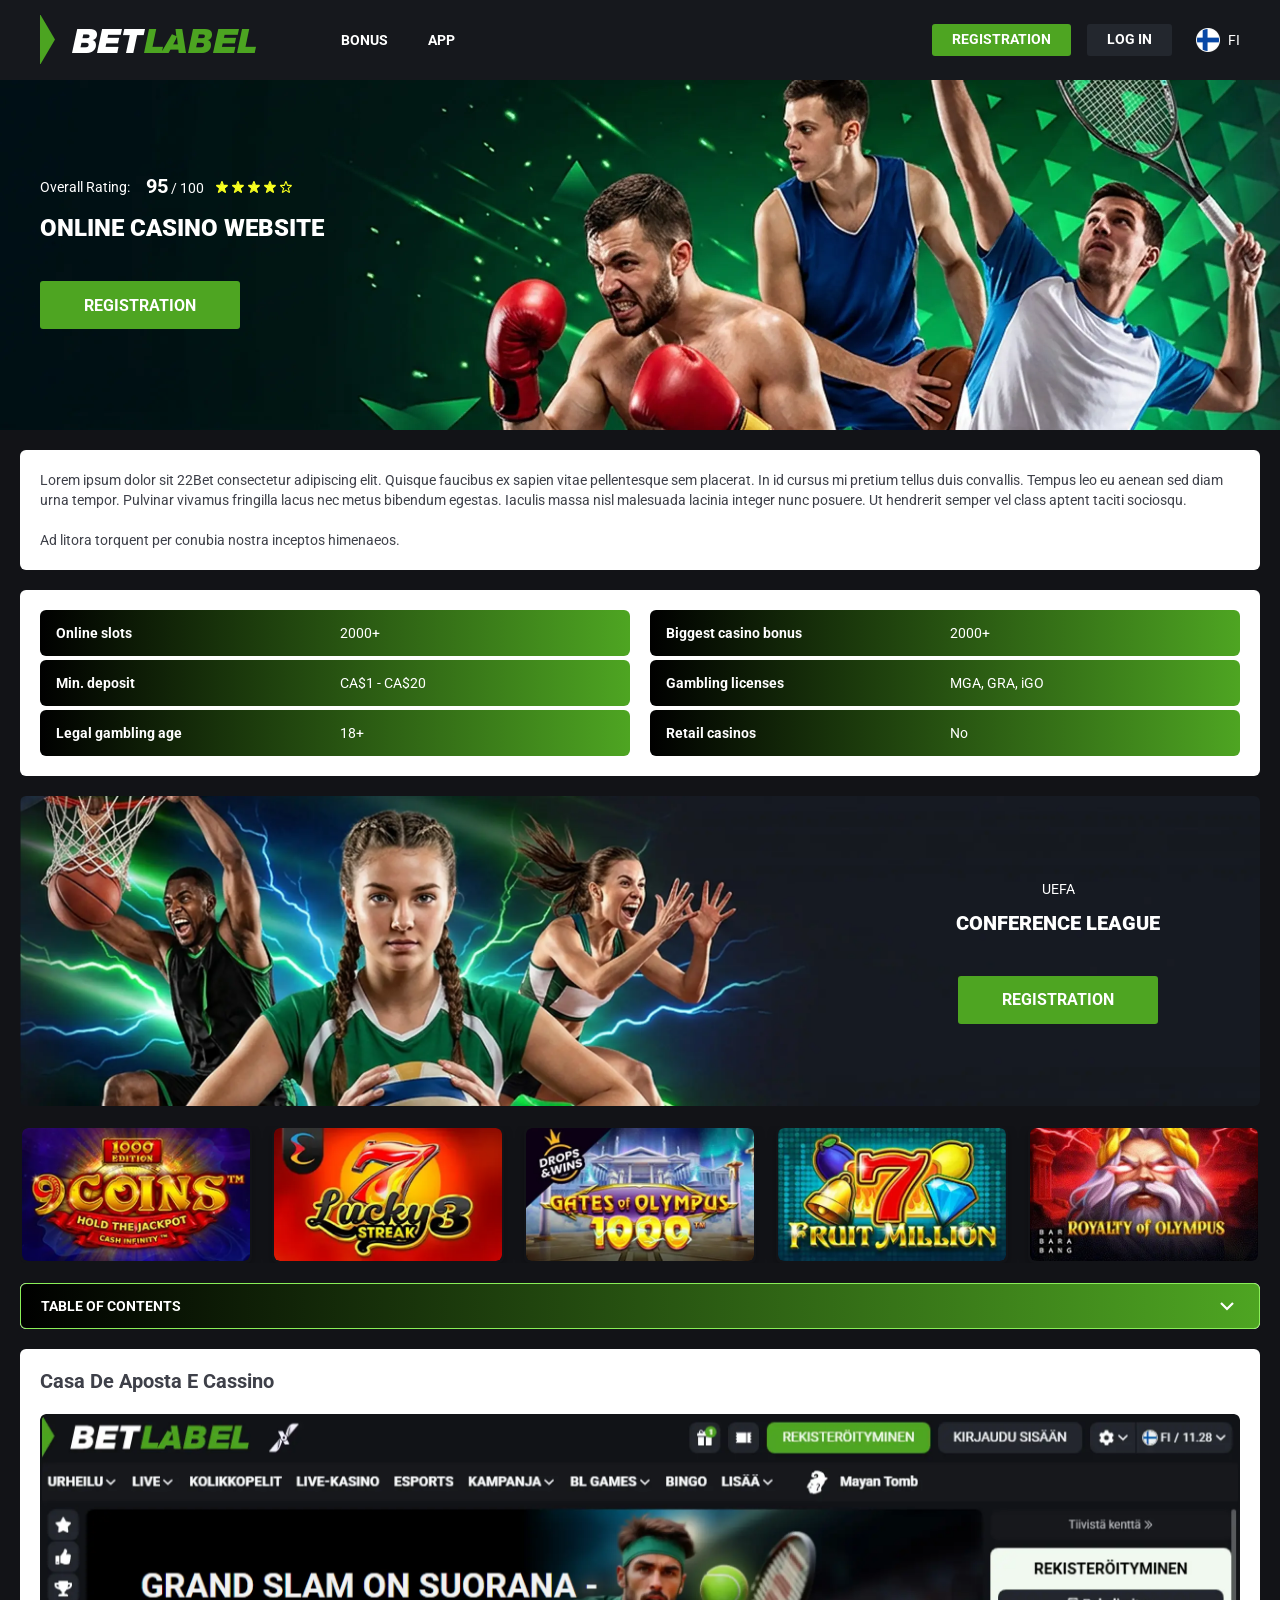
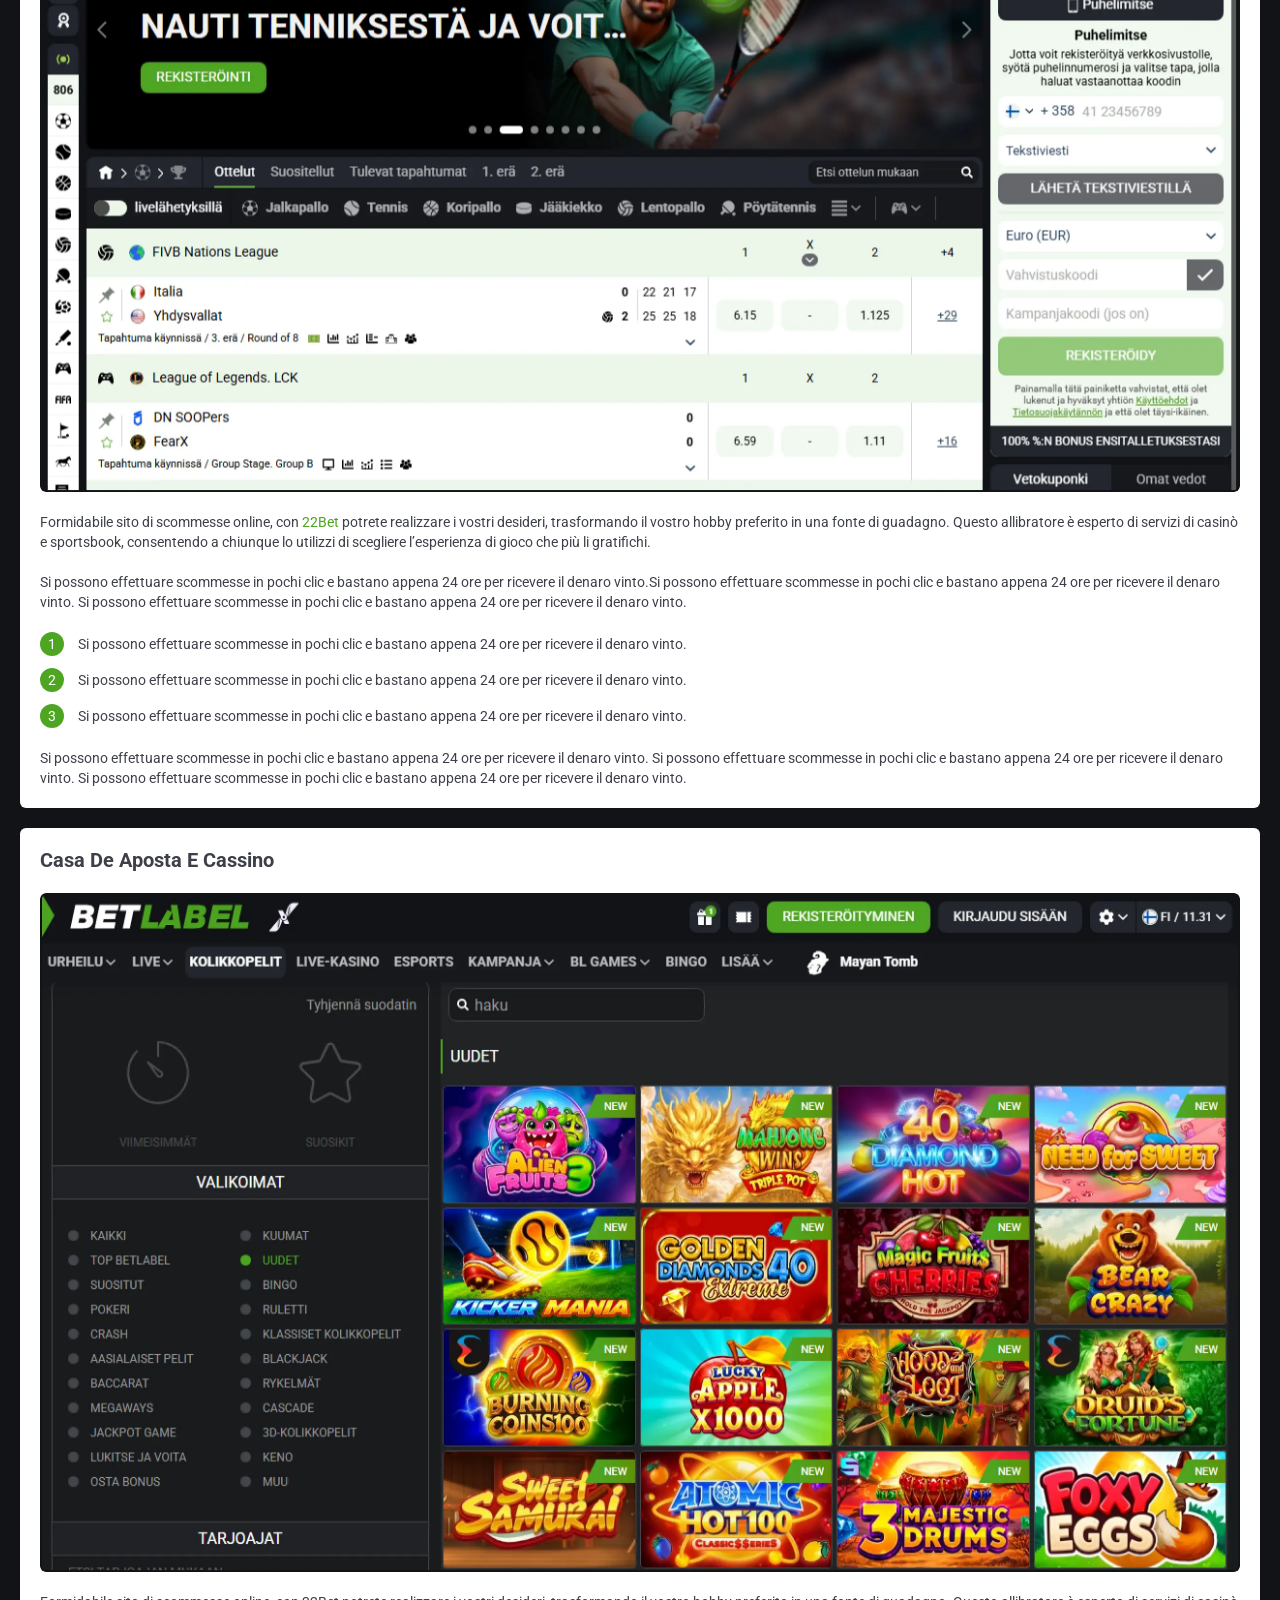
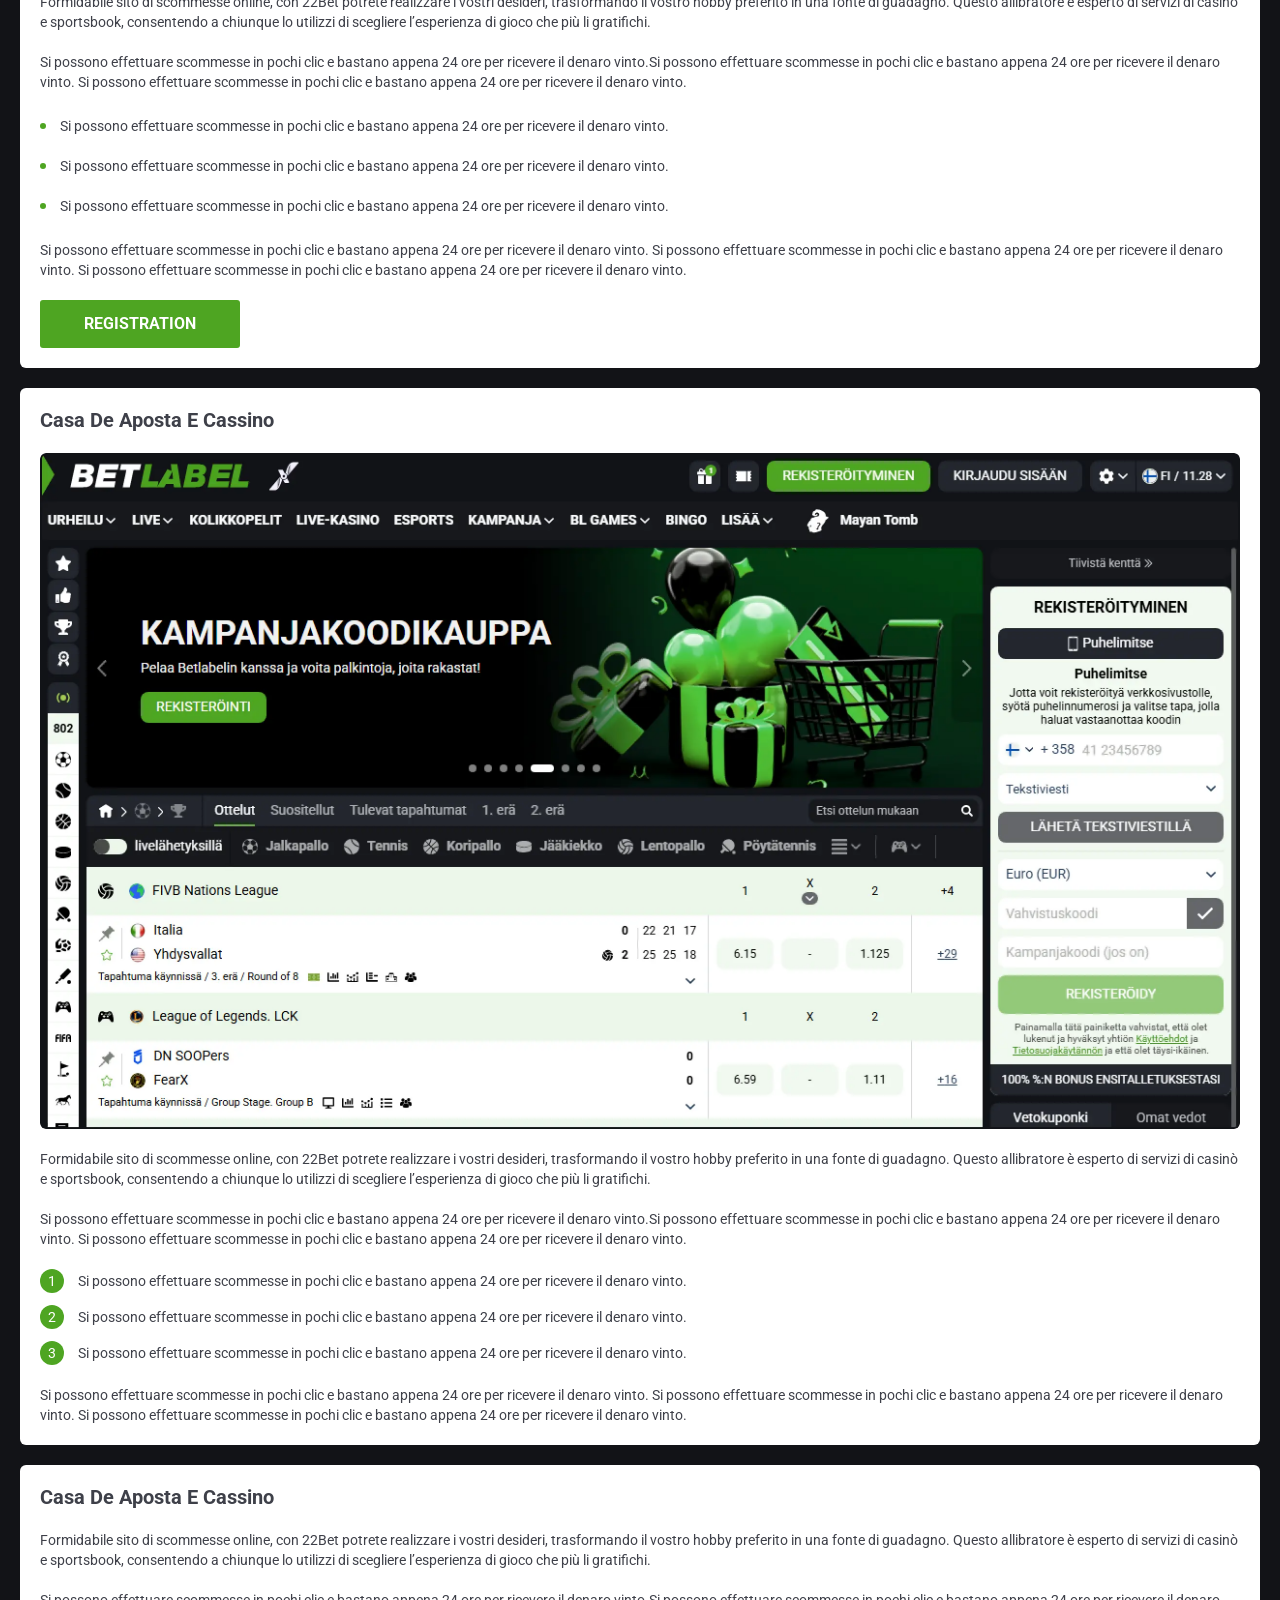
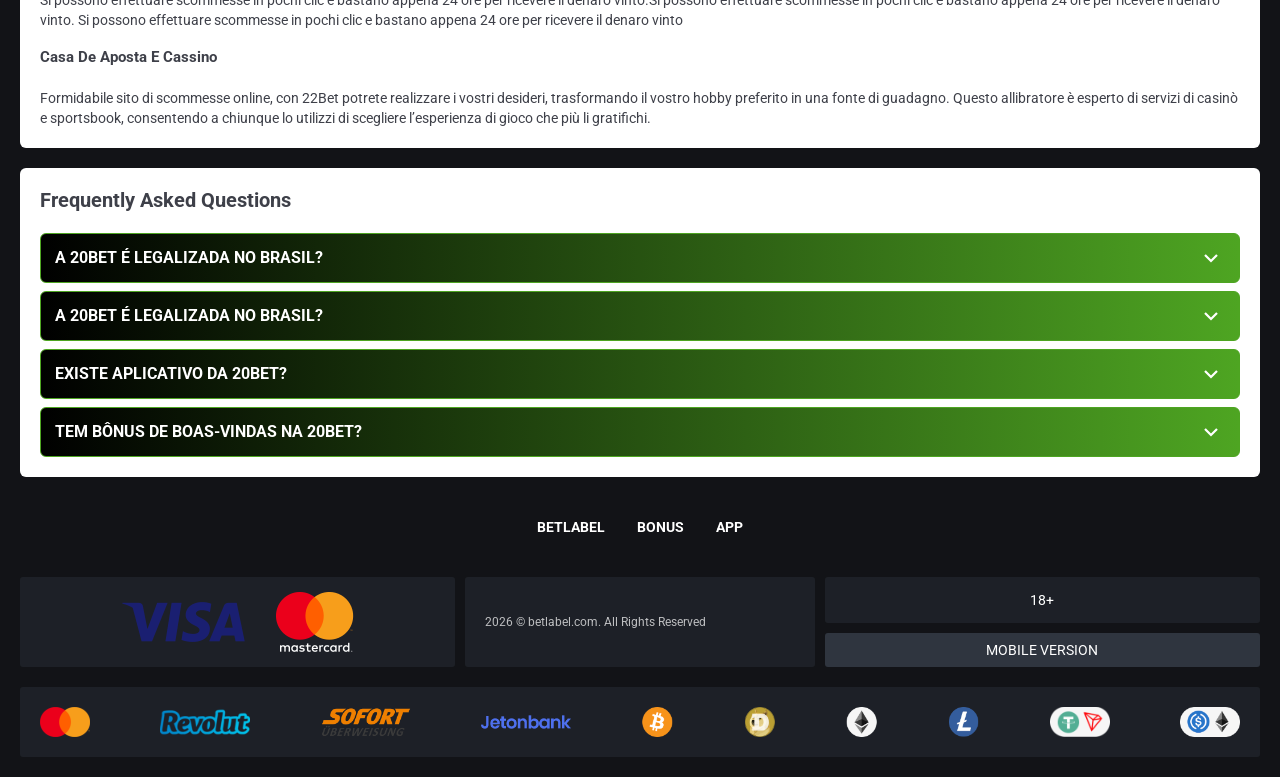
<file: index.html>
<!DOCTYPE html>
<html lang="fi">
  <head>
    <meta charset="UTF-8" />
   
    <meta name="viewport" content="width=device-width, initial-scale=1.0" />
    <title>Bet Label</title>
    <meta name="description" content />
    <meta property="og:site_name" content />
    <meta property="og:title" content />
    <meta property="og:type" content="website" />
    <meta property="og:url" content />
    <meta property="og:image" content />
    <meta property="og:image:alt" content />
    <meta property="og:locale" content="fi" />
    <meta property="og:description" content />
    <link rel="preconnect" href="https://fonts.googleapis.com" />
    <link rel="preconnect" href="https://fonts.gstatic.com" crossorigin="anonymous" />
<link
  href="https://fonts.googleapis.com/css2?family=Roboto:wght@100;300;400;500;700;900&display=swap"
  rel="stylesheet">
   <link rel="stylesheet" href="./css/reset.css" />
    <link rel="stylesheet" href="./css/main.css" />
    <link rel="stylesheet" href="./css/media.css"/>
    <link rel="icon" href="./images/Group.png" type="image/x-icon"/>
    <script
    src="https://code.jquery.com/jquery-3.6.1.min.js"
    integrity="sha256-o88AwQnZB+VDvE9tvIXrMQaPlFFSUTR+nldQm1LuPXQ="
    crossorigin="anonymous"
  ></script>
  </head>
  <body>
    <header class="header">
      <section class="content header__content">
        <a href="./index.html" class="logo header__logo"
          ><img src="./images/logo.png" alt="logo" title
        /></a>
        <button class="header__btn-menu" >
          <svg width="16px" height="16px" viewBox="0 0 16 16" xmlns="http://www.w3.org/2000/svg">
              <rect y="0" width="16" height="3" rx="1.5"></rect>
              <rect y="6.5" width="16" height="3" rx="1.5"></rect>
              <rect y="13" width="16" height="3" rx="1.5"></rect>
            </svg>
        </button>

          <nav class="menu header__menu">
            <ul class="header__menu-list">
                
              <li >
                 <a href="./bonus.html" >
                Bonus
              </a>
             
              
            </li>
              <li>
                <a href="./app.html">
                 App
                </a>
              </li>
           
             
            </ul>
            <div class="header__button header__button-menu " >
              <a href="#" class="button  button__login-menu">Registration</a>
              <a href="#" class="button button__menu">Log in</a>
            </div>
           
          </nav>
            <a href="#" class="button button__login">Registration</a>
            <a href="#" class="button button__singup">Log in</a>
            
            <a href="#" class="header__flag">
                <span><img src="./images/flag.png" alt="flag" title /></span>
                <span>fi</span>
              </a>
      </section>
    </header>
     <main class="main home main-page">
        <section class=" hero hero__page">
           
            <div class="background">
              <img src="./images/main/bg-main.webp" alt="hero" title />
              
            </div>
            <div class="hero__wrapper">
              <div class="hero__data">
                <div class="hero__rating" >
                  <p>Overall Rating:</p>
                 
                  <span >
                    <span >95</span>
                  <span>/</span> 
                  <span >100</span>
                  
                  </span>
                  <div class="hero__ratingImage">
                    <img src="./images/rating-icon.svg" alt="" title>
                     <img src="./images/rating-icon.svg" alt="" title>
                      <img src="./images/rating-icon.svg" alt="" title>
                       <img src="./images/rating-icon.svg" alt="" title>
                        <img src="./images/rating-icon-grey.svg" alt="" title>
                  </div>
                </div>
                <h1 class="title general hero__title">
                 Online Casino Website
                </h1>
                <a href="#" class="button  hero__button">Registration</a>
               
              </div>
             
            </div>
          </section>
      <section class="main__wrap main__wrap-page">
       
       <section class="content__wrapper content__wrapper-page">

         
        
       
          <section class="content article">
            <p>
             Lorem ipsum dolor sit 22Bet consectetur adipiscing elit. Quisque faucibus ex sapien vitae pellentesque sem placerat. In id cursus mi pretium tellus duis convallis. Tempus leo eu aenean sed diam urna tempor. Pulvinar vivamus fringilla lacus nec metus bibendum egestas. Iaculis massa nisl malesuada lacinia integer nunc posuere. Ut hendrerit semper vel class aptent taciti sociosqu.
            </p>
            <p>
             Ad litora torquent per conubia nostra inceptos himenaeos.
            </p>
          </section>
      <section class="content features">
           
              <table class="features__table">
               <tbody class="features__group">
                 
                   <tr>
                   <td>Online slots</td>
                   <td>2000+</td>
                  </tr>
                  <tr>
                   <td>Biggest casino bonus</td>
                   <td>2000+</td>
                  </tr>
                  <tr>
                   <td>Min. deposit</td>
                   <td>CA$1 - CA$20</td>
                  </tr>
              
                     <tr>
                     <td>Gambling licenses</td>
                     <td>MGA, GRA, iGO</td>
                   </tr>
                   <tr>
                     <td>Legal gambling age</td>
                     <td>18+</td>
                   </tr>
                   <tr>
                     <td>Retail casinos</td>
                     <td>No</td>
                   </tr>
                
               </tbody>
             </table>
            
         
           </section>  

        
             
             <section class="content banner banner-main">
            <div class="background ">
              
              <img src="./images/main/banner-main.webp" alt="banner" title />
              
            </div>
            <div class="banner__info">
                <p class="banner__subtitle">UEFA</p>
              <h2 class="title high banner__title-main">
            CONFERENCE LEAGUE
              </h2>
          
              <a href="#" class="button banner__button">Registration</a>
            </div>
          </section>
          
           <section class="content casino">
           
              <ul class="casino__list ">
                <li class="casino__item">
                    <a href="#"><div class="casino__wrapper">
                      <img class="casino__img" src="./images/main/card-main1.webp" alt="" title>
                    <div class="casino__hover casino__hover-live">
                        
                        <div class="casino-box">
                            
                        <span href="#" class="button  casino__buttons">Play now</span>
                        </div>
                    </div>
                    </div>
                    </a>
                </li>
                <li class="casino__item">
                  <a href="#"><div class="casino__wrapper">
                      <img class="casino__img" src="./images/main/card-main2.webp" alt="" title>
                    <div class="casino__hover casino__hover-live">
                        
                        <div class="casino-box">
                            
                        <span href="#" class="button  casino__buttons">Play now</span>
                        </div>
                    </div>
                    </div>
                    </a>
              </li>
              <li class="casino__item">
              <a href="#"><div class="casino__wrapper">
                      <img class="casino__img" src="./images/main/card-main3.webp" alt="" title>
                    <div class="casino__hover casino__hover-live">
                        
                        <div class="casino-box">
                            
                        <span href="#" class="button  casino__buttons">Play now</span>
                        </div>
                    </div>
                    </div>
                    </a>
            </li>
             <li class="casino__item">
                <a href="#"><div class="casino__wrapper">
                      <img class="casino__img" src="./images/main/card-main4.webp" alt="" title>
                    <div class="casino__hover casino__hover-live">
                        
                        <div class="casino-box">
                            
                        <span href="#" class="button  casino__buttons">Play now</span>
                        </div>
                    </div>
                    </div>
                    </a>
            </li>
             <li class="casino__item">
                <a href="#"><div class="casino__wrapper">
                      <img class="casino__img" src="./images/main/card-main5.webp" alt="" title>
                    <div class="casino__hover casino__hover-live">
                        
                        <div class="casino-box">
                            
                        <span href="#" class="button  casino__buttons">Play now</span>
                        </div>
                    </div>
                    </div>
                    </a>
            </li>
        

              </ul>
         </section>
              <section class="content menu-review__content">
              

            
                <div class="menu__review-desk menu__review-content">Table of Contents</div>
                <ul class="menu__review menu__review-list">
                  <li><a href="#">Lorem ipsum dolor sit</a></li>
                    <li><a href="#">Amet consectetur adipiscing</a></li>
                      <li><a href="#">Quisque faucibus ex sapien vitae</a></li>
                        <li><a href="#">Ut hendrerit sempero</a></li>
                          <li><a href="#">Pulvinar vivamus fringilla</a></li>
                           <li><a href="#">Ad litora torquent per conubia</a></li>
                         
                          
                </ul>
             
          
          </section>
          
        
          <section class="content article">
            <h2 class="title high article__title">Casa de Aposta e Cassino</h2>
             <div class="images">
              <img src="./images/main/image1-main.webp" alt="banner" title />
            </div>
            <p>
             Formidabile sito di scommesse online, con <a href="#">22Bet</a> potrete realizzare i vostri desideri, trasformando il vostro hobby preferito in una fonte di guadagno. Questo allibratore è esperto di servizi di casinò e sportsbook, consentendo a chiunque lo utilizzi di scegliere l’esperienza di gioco che più li gratifichi.
            </p>
            <p>
             Si possono effettuare scommesse in pochi clic e bastano appena 24 ore per ricevere il denaro vinto.Si possono effettuare scommesse in pochi clic e bastano appena 24 ore per ricevere il denaro vinto. Si possono effettuare scommesse in pochi clic e bastano appena 24 ore per ricevere il denaro vinto.
            </p>
           <ol>
              <li>Si possono effettuare scommesse in pochi clic e bastano appena 24 ore per ricevere il denaro vinto.</li>
              <li>Si possono effettuare scommesse in pochi clic e bastano appena 24 ore per ricevere il denaro vinto.</li>
              <li>Si possono effettuare scommesse in pochi clic e bastano appena 24 ore per ricevere il denaro vinto.</li>
            </ol>
            <p>Si possono effettuare scommesse in pochi clic e bastano appena 24 ore per ricevere il denaro vinto. Si possono effettuare scommesse in pochi clic e bastano appena 24 ore per ricevere il denaro vinto. Si possono effettuare scommesse in pochi clic e bastano appena 24 ore per ricevere il denaro vinto.</p>
          </section>
           <section class="content article">
            <h2 class="title high article__title">Casa de Aposta e Cassino</h2>
             <div class="images">
              <img src="./images/main/image2-main.webp" alt="banner" title />
            </div>
            <p>
             Formidabile sito di scommesse online, con 22Bet potrete realizzare i vostri desideri, trasformando il vostro hobby preferito in una fonte di guadagno. Questo allibratore è esperto di servizi di casinò e sportsbook, consentendo a chiunque lo utilizzi di scegliere l’esperienza di gioco che più li gratifichi.
            </p>
            <p>
             Si possono effettuare scommesse in pochi clic e bastano appena 24 ore per ricevere il denaro vinto.Si possono effettuare scommesse in pochi clic e bastano appena 24 ore per ricevere il denaro vinto. Si possono effettuare scommesse in pochi clic e bastano appena 24 ore per ricevere il denaro vinto.
            </p>
           <ul>
              <li>Si possono effettuare scommesse in pochi clic e bastano appena 24 ore per ricevere il denaro vinto.</li>
              <li>Si possono effettuare scommesse in pochi clic e bastano appena 24 ore per ricevere il denaro vinto.</li>
              <li>Si possono effettuare scommesse in pochi clic e bastano appena 24 ore per ricevere il denaro vinto.</li>
            </ul>
            <p>Si possono effettuare scommesse in pochi clic e bastano appena 24 ore per ricevere il denaro vinto. Si possono effettuare scommesse in pochi clic e bastano appena 24 ore per ricevere il denaro vinto. Si possono effettuare scommesse in pochi clic e bastano appena 24 ore per ricevere il denaro vinto.</p>
         <a href="#" class="button">Registration</a>
          </section>
           <section class="content article">
            <h2 class="title high article__title">Casa de Aposta e Cassino</h2>
             <div class="images">
              <img src="./images/main/image3-main.webp" alt="banner" title />
            </div>
            <p>
             Formidabile sito di scommesse online, con 22Bet potrete realizzare i vostri desideri, trasformando il vostro hobby preferito in una fonte di guadagno. Questo allibratore è esperto di servizi di casinò e sportsbook, consentendo a chiunque lo utilizzi di scegliere l’esperienza di gioco che più li gratifichi.
            </p>
            <p>
             Si possono effettuare scommesse in pochi clic e bastano appena 24 ore per ricevere il denaro vinto.Si possono effettuare scommesse in pochi clic e bastano appena 24 ore per ricevere il denaro vinto. Si possono effettuare scommesse in pochi clic e bastano appena 24 ore per ricevere il denaro vinto.
            </p>
           <ol>
              <li>Si possono effettuare scommesse in pochi clic e bastano appena 24 ore per ricevere il denaro vinto.</li>
              <li>Si possono effettuare scommesse in pochi clic e bastano appena 24 ore per ricevere il denaro vinto.</li>
              <li>Si possono effettuare scommesse in pochi clic e bastano appena 24 ore per ricevere il denaro vinto.</li>
            </ol>
            <p>Si possono effettuare scommesse in pochi clic e bastano appena 24 ore per ricevere il denaro vinto. Si possono effettuare scommesse in pochi clic e bastano appena 24 ore per ricevere il denaro vinto. Si possono effettuare scommesse in pochi clic e bastano appena 24 ore per ricevere il denaro vinto.</p>
          </section>
           <section class="content article">
            <h2 class="title high article__title">Casa de Aposta e Cassino</h2>
            <p>Formidabile sito di scommesse online, con 22Bet potrete realizzare i vostri desideri, trasformando il vostro hobby preferito in una fonte di guadagno. Questo allibratore è esperto di servizi di casinò e sportsbook, consentendo a chiunque lo utilizzi di scegliere l’esperienza di gioco che più li gratifichi.</p>
            <p>Si possono effettuare scommesse in pochi clic e bastano appena 24 ore per ricevere il denaro vinto.Si possono effettuare scommesse in pochi clic e bastano appena 24 ore per ricevere il denaro vinto. Si possono effettuare scommesse in pochi clic e bastano appena 24 ore per ricevere il denaro vinto</p>
            <h3>Casa de Aposta e Cassino</h3>
            <p>Formidabile sito di scommesse online, con 22Bet potrete realizzare i vostri desideri, trasformando il vostro hobby preferito in una fonte di guadagno. Questo allibratore è esperto di servizi di casinò e sportsbook, consentendo a chiunque lo utilizzi di scegliere l’esperienza di gioco che più li gratifichi.</p>
           </section>

          <section class="content faq">
            <h2 class="title high faq__title">Frequently Asked Questions</h2>
            <ol class="faq__list " >
              <li class="faq__item"  >
                <h3 class="title medium faq__subtitle js-button-expander js-button-expander--faq"  >A 20Bet é legalizada no Brasil?
                 </h3>
                <div  class="faq__answer js-expand-content js-expand-content--faq" >
                  <p  >
                    Sim, a casa de apostas tem licença emitida por Curaçao, que é reconhecida no Brasil e a permite atuar por aqui.
                  </p>
                </div>
              </li>
              <li class="faq__item"  >
                <h3 class="title medium faq__subtitle js-button-expander js-button-expander--faq"  >A 20Bet é legalizada no Brasil?</h3>
                <div class="faq__answer js-expand-content js-expand-content--faq" >
                  <p  >
                    Sim, a casa de apostas tem licença emitida por Curaçao, que é reconhecida no Brasil e a permite atuar por aqui.
                  </p>
                </div>
              </li> 
              <li class="faq__item"  >
                <h3 class="title medium faq__subtitle js-button-expander js-button-expander--faq"  >Existe aplicativo da 20Bet?</h3>
                <div class="faq__answer js-expand-content js-expand-content--faq" >
                  <p  >
                   Sim, disponível para sistemas operacionais iOS e Android.
                  </p>
                </div>
              </li> 
              <li class="faq__item"  >
                <h3 class="title medium faq__subtitle js-button-expander js-button-expander--faq"  >Tem bônus de boas-vindas na 20Bet?</h3>
                <div class="faq__answer js-expand-content js-expand-content--faq" >
                  <p  >
                   O pacote especial para novos usuários da 20Bet paga 100% sobre o primeiro depósito, com limite de 600 BRL.
                  </p>
                </div>
              </li> 
             
            </ol>
          </section>
          
        </section> 
      
        <div class=""  onclick="scrollToTop()">
          <button class="main__arrow" id="scrollToTopBtn"></button>
        </div> 
        
      </section>
    </main> 
     <footer class=" footer ">
      <section class="content footer__content">
        <ul class="footer__menu">
         <li><a href="/">betlabel</a></li>
         <li><a href="./bonus.html">Bonus</a></li>
         <li><a href="./app.html">App</a></li>
        
        </ul>
         
       
        <div class="footer__wrapp">
     
             <ul class="footer__cards">
           
            <li>
              <a href="#"
                ><img src="./images/footer-img1.svg" alt="card" title
              /></a>
            </li>
          </ul>
          <div class="footer__text">
           
            <p>2026 &copy; betlabel.com. All Rights Reserved
</p>
         
          </div>
         
         <div class="footer__box">
           <div class="footer__age">
           18+
          </div>
          <div class="footer__mobile">
            MOBILE VERSION
          </div>
         </div>
        </div>
       <ul class="footer__cards-list">
           
            <li>
              <a href="#"
                ><img src="./images/footer-img2.svg" alt="card" title
              /></a>
            </li>
             <li>
              <a href="#"
                ><img src="./images/footer-img3.svg" alt="card" title
              /></a>
            </li>
             <li>
              <a href="#"
                ><img src="./images/footer-img4.svg" alt="card" title
              /></a>
            </li>
             <li>
              <a href="#"
                ><img src="./images/footer-img5.svg" alt="card" title
              /></a>
            </li>
             <li>
              <a href="#"
                ><img src="./images/footer-img6.svg" alt="card" title
              /></a>
            </li>
             <li>
              <a href="#"
                ><img src="./images/footer-img7.svg" alt="card" title
              /></a>
            </li>
             <li>
              <a href="#"
                ><img src="./images/footer-img8.svg" alt="card" title
              /></a>
            </li>
             <li>
              <a href="#"
                ><img src="./images/footer-img9.svg" alt="card" title
              /></a>
            </li>
             <li>
              <a href="#"
                ><img src="./images/footer-img10.svg" alt="card" title
              /></a>
            </li>
             <li>
              <a href="#"
                ><img src="./images/footer-img11.svg" alt="card" title
              /></a>
            </li>
           
          </ul>
      </section>
    </footer>
    <script src="./js/arrowUp.js" defer></script>
    <script src="./js/sidebar.js" defer></script>
    <script src="./js/expander.js" defer></script>
    <script src="./js/mobile-menu.js" defer></script>
   
  </body>
</html>
</file>
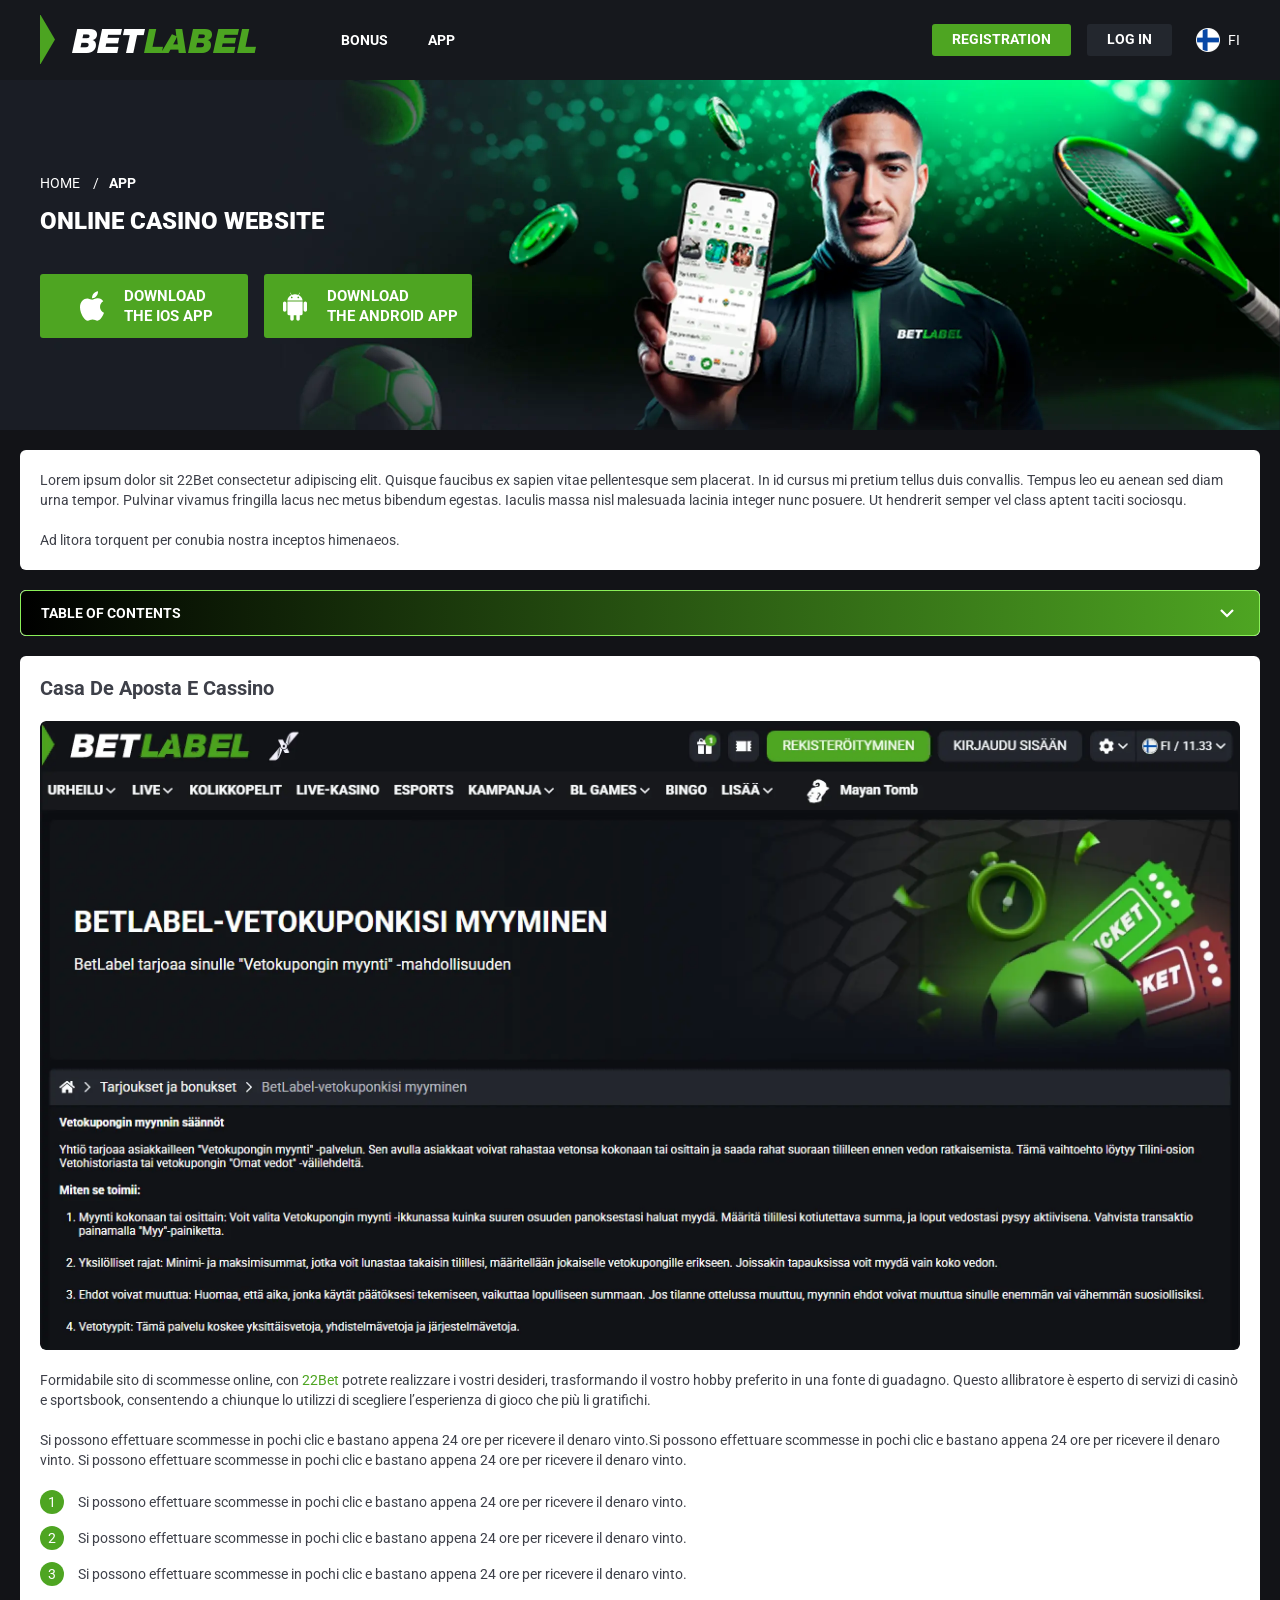
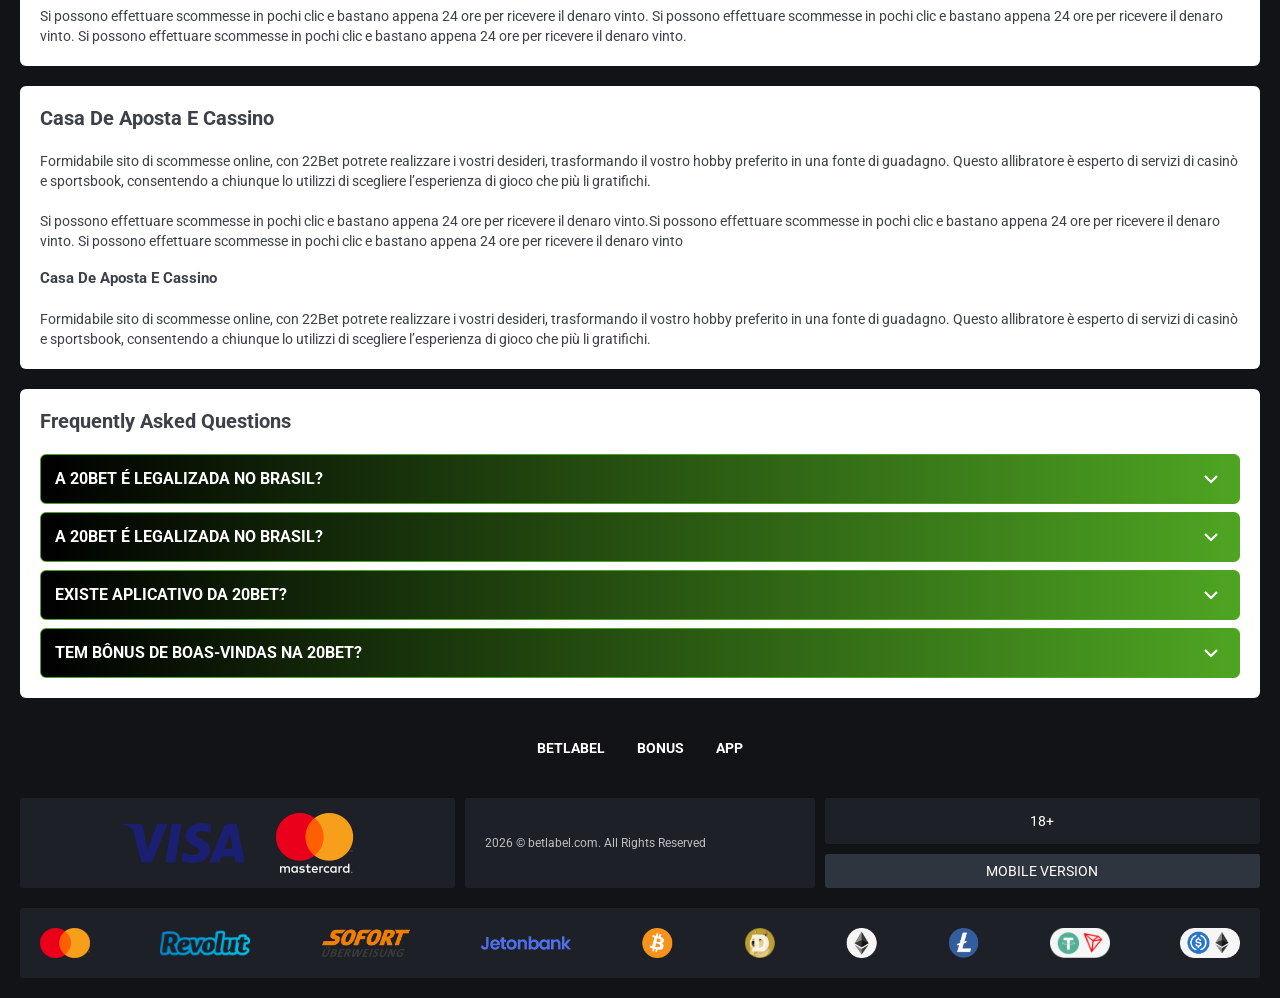
<file: app.html>
<!DOCTYPE html>
<html lang="fi">
  <head>
    <meta charset="UTF-8" />
   
    <meta name="viewport" content="width=device-width, initial-scale=1.0" />
    <title>Bet Label </title>
    <meta name="description" content />
    <meta property="og:site_name" content />
    <meta property="og:title" content />
    <meta property="og:type" content="website" />
    <meta property="og:url" content />
    <meta property="og:image" content />
    <meta property="og:image:alt" content />
    <meta property="og:locale" content="fi" />
    <meta property="og:description" content />
    <link rel="preconnect" href="https://fonts.googleapis.com" />
    <link rel="preconnect" href="https://fonts.gstatic.com" crossorigin="anonymous" />
 <link
  href="https://fonts.googleapis.com/css2?family=Roboto:wght@100;300;400;500;700;900&display=swap"
  rel="stylesheet">
   <link rel="stylesheet" href="./css/reset.css" />
    <link rel="stylesheet" href="./css/main.css" />
    <link rel="stylesheet" href="./css/media.css"/>
    <link rel="icon" href="./images/Group.png" type="image/x-icon"/>
    <script
    src="https://code.jquery.com/jquery-3.6.1.min.js"
    integrity="sha256-o88AwQnZB+VDvE9tvIXrMQaPlFFSUTR+nldQm1LuPXQ="
    crossorigin="anonymous"
  ></script>
  </head>
  <body>
    <header class="header">
      <section class="content header__content">
        <a href="./index.html" class="logo header__logo"
          ><img src="./images/logo.png" alt="logo" title
        /></a>
        <button class="header__btn-menu" >
          <svg width="16px" height="16px" viewBox="0 0 16 16" xmlns="http://www.w3.org/2000/svg">
              <rect y="0" width="16" height="3" rx="1.5"></rect>
              <rect y="6.5" width="16" height="3" rx="1.5"></rect>
              <rect y="13" width="16" height="3" rx="1.5"></rect>
            </svg>
        </button>

          <nav class="menu header__menu">
        <ul class="header__menu-list">
                
              <li >
                 <a href="./bonus.html" >
                Bonus
              </a>
             
              
            </li>
              <li>
                <a href="./app.html">
                 App
                </a>
              </li>
           
             
            </ul>
            <div class="header__button header__button-menu " >
              <a href="#" class="button  button__login-menu">Registration</a>
              <a href="#" class="button button__menu">Log in</a>
            </div>
           
          </nav>
             <a href="#" class="button button__login">Registration</a>
            <a href="#" class="button button__singup">Log in</a>
          
            <a href="#" class="header__flag">
                <span><img src="./images/flag.png" alt="flag" title /></span>
                <span>fi</span>
              </a>
      </section>
    </header>
     <main class="main home main-page">
        <section class=" hero hero__page">
           
            <div class="background background-page">
              <img src="./images/app/bg-app.webp" alt="hero" title />
              
            </div>
            <div class="hero__wrapper hero__wrapper-page">
              <div class="hero__data hero__data-bonus">
                <ul
                class="breadcrumbs "
                
              >
                <li
                  
                >
                  <a href="#" >
                    <span >Home</span></a
                  >
                 
                </li>
                <li
                  
                >
                  <a href="/" > <span >App</span></a>
                 
                </li>
              </ul>
                <h1 class="title general hero__title">
                  Online Casino Website
                </h1>
              
              <div class="banner__content banner__content-app">
             
                  <a href="#" class="banner__btn banner__btn-app">
                    <img src="./images/main/apple-app.svg" alt="icon" title>
                   Download  </br>
THE IOS APP
                  </a>
                  <a href="#" class="banner__btn banner__btn-android"
                    > <img src="./images/main/android-app.svg" alt="icon" title>Download  </br>
THE android APP</a
                  >
                </div>
              </div>
             
            </div>
          </section>
      <section class="main__wrap main__wrap-page">
       
       <section class="content__wrapper content__wrapper-page">

         
        
       
          <section class="content article">
            <p>
             Lorem ipsum dolor sit 22Bet consectetur adipiscing elit. Quisque faucibus ex sapien vitae pellentesque sem placerat. In id cursus mi pretium tellus duis convallis. Tempus leo eu aenean sed diam urna tempor. Pulvinar vivamus fringilla lacus nec metus bibendum egestas. Iaculis massa nisl malesuada lacinia integer nunc posuere. Ut hendrerit semper vel class aptent taciti sociosqu.
            </p>
            <p>
             Ad litora torquent per conubia nostra inceptos himenaeos.
            </p>
          </section>
         
       <section class="content menu-review__content">
              

            
                <div class="menu__review-desk menu__review-content">Table of Contents</div>
                <ul class="menu__review menu__review-list">
                  <li><a href="#">Lorem ipsum dolor sit</a></li>
                    <li><a href="#">Amet consectetur adipiscing</a></li>
                      <li><a href="#">Quisque faucibus ex sapien vitae</a></li>
                        <li><a href="#">Ut hendrerit sempero</a></li>
                          <li><a href="#">Pulvinar vivamus fringilla</a></li>
                           <li><a href="#">Ad litora torquent per conubia</a></li>
                         
                          
                </ul>
             
          
          </section>
        
          <section class="content article">
            <h2 class="title high article__title">Casa de Aposta e Cassino</h2>
             <div class="images">
              <img src="./images/app/image1-app.webp" alt="banner" title />
            </div>
            <p>
             Formidabile sito di scommesse online, con <a href="#">22Bet</a> potrete realizzare i vostri desideri, trasformando il vostro hobby preferito in una fonte di guadagno. Questo allibratore è esperto di servizi di casinò e sportsbook, consentendo a chiunque lo utilizzi di scegliere l’esperienza di gioco che più li gratifichi.
            </p>
            <p>
             Si possono effettuare scommesse in pochi clic e bastano appena 24 ore per ricevere il denaro vinto.Si possono effettuare scommesse in pochi clic e bastano appena 24 ore per ricevere il denaro vinto. Si possono effettuare scommesse in pochi clic e bastano appena 24 ore per ricevere il denaro vinto.
            </p>
           <ol>
              <li>Si possono effettuare scommesse in pochi clic e bastano appena 24 ore per ricevere il denaro vinto.</li>
              <li>Si possono effettuare scommesse in pochi clic e bastano appena 24 ore per ricevere il denaro vinto.</li>
              <li>Si possono effettuare scommesse in pochi clic e bastano appena 24 ore per ricevere il denaro vinto.</li>
            </ol>
            <p>Si possono effettuare scommesse in pochi clic e bastano appena 24 ore per ricevere il denaro vinto. Si possono effettuare scommesse in pochi clic e bastano appena 24 ore per ricevere il denaro vinto. Si possono effettuare scommesse in pochi clic e bastano appena 24 ore per ricevere il denaro vinto.</p>
          </section>
         
         
           <section class="content article">
            <h2 class="title high article__title">Casa de Aposta e Cassino</h2>
            <p>Formidabile sito di scommesse online, con 22Bet potrete realizzare i vostri desideri, trasformando il vostro hobby preferito in una fonte di guadagno. Questo allibratore è esperto di servizi di casinò e sportsbook, consentendo a chiunque lo utilizzi di scegliere l’esperienza di gioco che più li gratifichi.</p>
            <p>Si possono effettuare scommesse in pochi clic e bastano appena 24 ore per ricevere il denaro vinto.Si possono effettuare scommesse in pochi clic e bastano appena 24 ore per ricevere il denaro vinto. Si possono effettuare scommesse in pochi clic e bastano appena 24 ore per ricevere il denaro vinto</p>
            <h3>Casa de Aposta e Cassino</h3>
            <p>Formidabile sito di scommesse online, con 22Bet potrete realizzare i vostri desideri, trasformando il vostro hobby preferito in una fonte di guadagno. Questo allibratore è esperto di servizi di casinò e sportsbook, consentendo a chiunque lo utilizzi di scegliere l’esperienza di gioco che più li gratifichi.</p>
           </section>

          <section class="content faq">
            <h2 class="title high faq__title">Frequently Asked Questions</h2>
            <ul class="faq__list " >
              <li class="faq__item"  >
                <h3 class="title medium faq__subtitle js-button-expander js-button-expander--faq"  >A 20Bet é legalizada no Brasil?
                 </h3>
                <div  class="faq__answer js-expand-content js-expand-content--faq" >
                  <p  >
                    Sim, a casa de apostas tem licença emitida por Curaçao, que é reconhecida no Brasil e a permite atuar por aqui.
                  </p>
                </div>
              </li>
              <li class="faq__item"  >
                <h3 class="title medium faq__subtitle js-button-expander js-button-expander--faq"  >A 20Bet é legalizada no Brasil?</h3>
                <div class="faq__answer js-expand-content js-expand-content--faq" >
                  <p  >
                    Sim, a casa de apostas tem licença emitida por Curaçao, que é reconhecida no Brasil e a permite atuar por aqui.
                  </p>
                </div>
              </li> 
              <li class="faq__item"  >
                <h3 class="title medium faq__subtitle js-button-expander js-button-expander--faq"  >Existe aplicativo da 20Bet?</h3>
                <div class="faq__answer js-expand-content js-expand-content--faq" >
                  <p  >
                   Sim, disponível para sistemas operacionais iOS e Android.
                  </p>
                </div>
              </li> 
              <li class="faq__item"  >
                <h3 class="title medium faq__subtitle js-button-expander js-button-expander--faq"  >Tem bônus de boas-vindas na 20Bet?</h3>
                <div class="faq__answer js-expand-content js-expand-content--faq" >
                  <p  >
                   O pacote especial para novos usuários da 20Bet paga 100% sobre o primeiro depósito, com limite de 600 BRL.
                  </p>
                </div>
              </li> 
             
            </ul>
          </section>
          
        </section> 
      
        <div class=""  onclick="scrollToTop()">
          <button class="main__arrow" id="scrollToTopBtn"></button>
        </div> 
        
      </section>
    </main> 
 <footer class=" footer ">
      <section class="content footer__content">
        <ul class="footer__menu">
         <li><a href="/">betlabel</a></li>
         <li><a href="./bonus.html">Bonus</a></li>
         <li><a href="./app.html">App</a></li>
        
        </ul>
         
       
        <div class="footer__wrapp">
           <ul class="footer__cards">
           
            <li>
              <a href="#"
                ><img src="./images/footer-img1.svg" alt="card" title
              /></a>
            </li>
          </ul>
          <div class="footer__text">
           
            <p>2026 &copy; betlabel.com. All Rights Reserved
</p>
         
          </div>
         <div class="footer__box">
           <div class="footer__age">
           18+
          </div>
          <div class="footer__mobile">
            MOBILE VERSION
          </div>
         </div>
        </div>
       <ul class="footer__cards-list">
           
            <li>
              <a href="#"
                ><img src="./images/footer-img2.svg" alt="card" title
              /></a>
            </li>
             <li>
              <a href="#"
                ><img src="./images/footer-img3.svg" alt="card" title
              /></a>
            </li>
             <li>
              <a href="#"
                ><img src="./images/footer-img4.svg" alt="card" title
              /></a>
            </li>
             <li>
              <a href="#"
                ><img src="./images/footer-img5.svg" alt="card" title
              /></a>
            </li>
             <li>
              <a href="#"
                ><img src="./images/footer-img6.svg" alt="card" title
              /></a>
            </li>
             <li>
              <a href="#"
                ><img src="./images/footer-img7.svg" alt="card" title
              /></a>
            </li>
             <li>
              <a href="#"
                ><img src="./images/footer-img8.svg" alt="card" title
              /></a>
            </li>
             <li>
              <a href="#"
                ><img src="./images/footer-img9.svg" alt="card" title
              /></a>
            </li>
             <li>
              <a href="#"
                ><img src="./images/footer-img10.svg" alt="card" title
              /></a>
            </li>
             <li>
              <a href="#"
                ><img src="./images/footer-img11.svg" alt="card" title
              /></a>
            </li>
           
          </ul>
      </section>
    </footer>
    <script src="./js/arrowUp.js" defer></script>
    <script src="./js/sidebar.js" defer></script>
    <script src="./js/expander.js" defer></script>
    <script src="./js/mobile-menu.js" defer></script>
   
  </body>
</html>
</file>
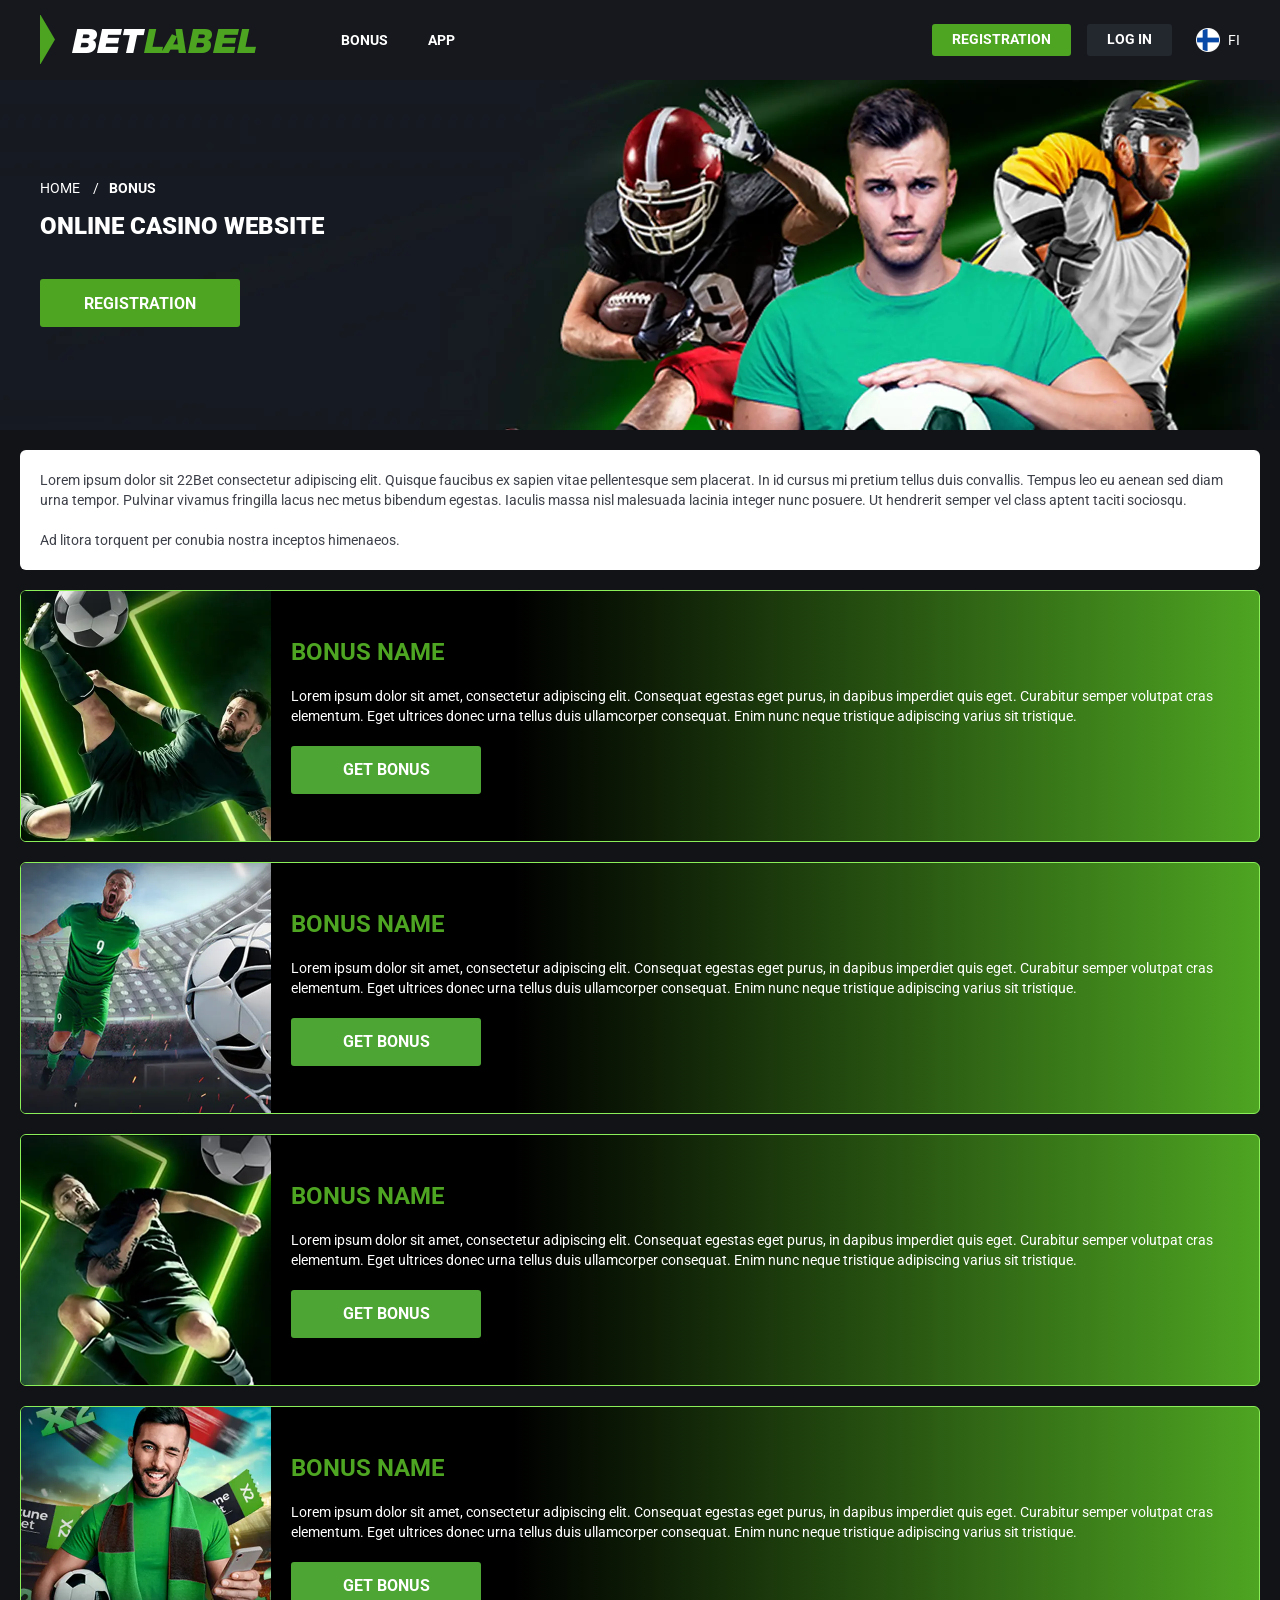
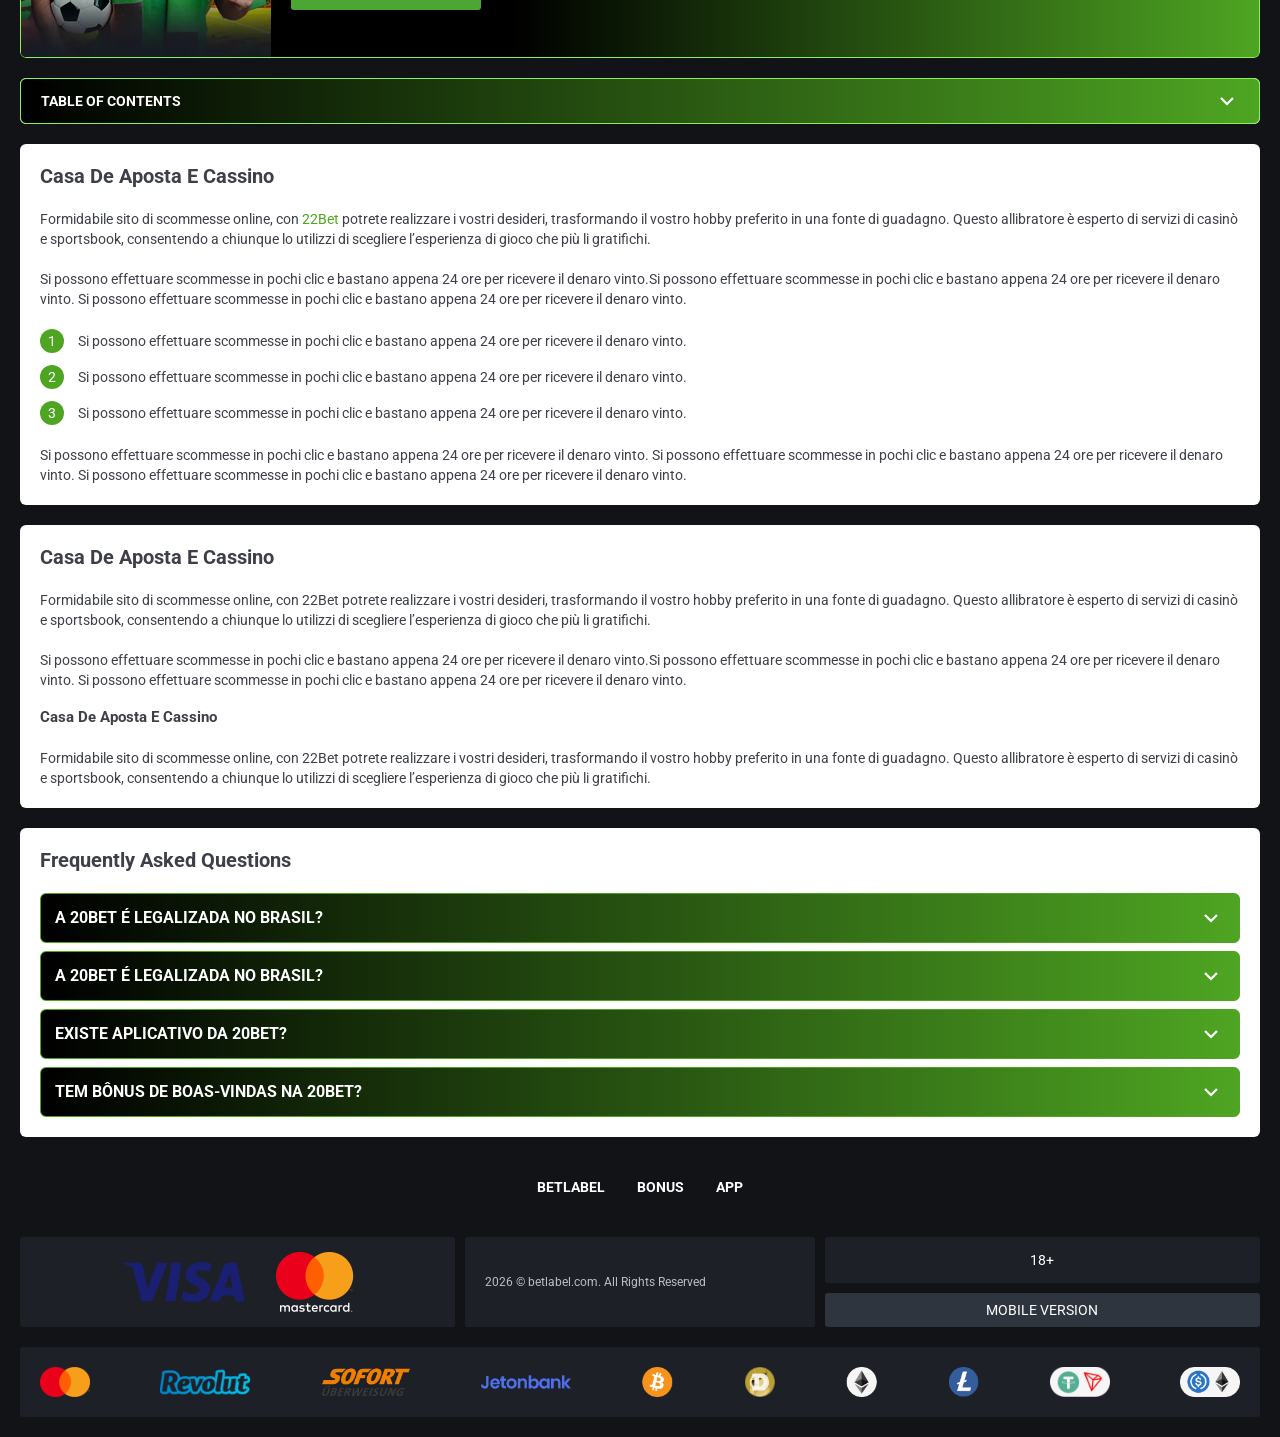
<file: bonus.html>
<!DOCTYPE html>
<html lang="fi">
  <head>
    <meta charset="UTF-8" />
   
    <meta name="viewport" content="width=device-width, initial-scale=1.0" />
    <title>Bet Label </title>
    <meta name="description" content />
    <meta property="og:site_name" content />
    <meta property="og:title" content />
    <meta property="og:type" content="website" />
    <meta property="og:url" content />
    <meta property="og:image" content />
    <meta property="og:image:alt" content />
    <meta property="og:locale" content="fi" />
    <meta property="og:description" content />
    <link rel="preconnect" href="https://fonts.googleapis.com" />
    <link rel="preconnect" href="https://fonts.gstatic.com" crossorigin="anonymous" />
  <link
  href="https://fonts.googleapis.com/css2?family=Roboto:wght@100;300;400;500;700;900&display=swap"
  rel="stylesheet">
    <link rel="stylesheet" href="./css/reset.css" />
    <link rel="stylesheet" href="./css/main.css" />
    <link rel="stylesheet" href="./css/media.css"/>
    <link rel="icon" href="./images/Group.png" type="image/x-icon"/>
    <script
    src="https://code.jquery.com/jquery-3.6.1.min.js"
    integrity="sha256-o88AwQnZB+VDvE9tvIXrMQaPlFFSUTR+nldQm1LuPXQ="
    crossorigin="anonymous"
  ></script>
  </head>
  <body>
  <header class="header">
      <section class="content header__content">
        <a href="./index.html" class="logo header__logo"
          ><img src="./images/logo.png" alt="logo" title
        /></a>
        <button class="header__btn-menu" >
          <svg width="16px" height="16px" viewBox="0 0 16 16" xmlns="http://www.w3.org/2000/svg">
              <rect y="0" width="16" height="3" rx="1.5"></rect>
              <rect y="6.5" width="16" height="3" rx="1.5"></rect>
              <rect y="13" width="16" height="3" rx="1.5"></rect>
            </svg>
        </button>

          <nav class="menu header__menu">
      <ul class="header__menu-list">
                
              <li >
                 <a href="./bonus.html" >
                Bonus
              </a>
             
              
            </li>
              <li>
                <a href="./app.html">
                 App
                </a>
              </li>
           
             
            </ul>
            <div class="header__button header__button-menu " >
              <a href="#" class="button  button__login-menu">Registration</a>
              <a href="#" class="button button__menu">Log in</a>
            </div>
           
          </nav>
            <a href="#" class="button button__login">Registration</a>
            <a href="#" class="button button__singup">Log in</a>
           
            <a href="#" class="header__flag">
                <span><img src="./images/flag.png" alt="flag" title /></span>
                <span>fi</span>
              </a>
      </section>
    </header>
     <main class="main home main-page">
        <section class=" hero hero__page">
           
            <div class="background ">
              <img src="./images/bonus/bg-bonus.webp" alt="hero" title />
              
            </div>
            <div class="hero__wrapper hero__wrapper-page">
              <div class="hero__data hero__data-bonus">
                <ul
                class="breadcrumbs "
                
              >
                <li
                  
                >
                  <a href="/" >
                    <span >Home</span></a
                  >
                 
                </li>
                <li
                  
                >
                  <a href="#" > <span >Bonus</span></a>
                 
                </li>
              </ul>
                <h1 class="title general hero__title">
                  Online Casino Website
                </h1>
              
                <a href="#" class="button  hero__button ">Registration</a>
               
              </div>
             
            </div>
          </section>
      <section class="main__wrap main__wrap-page">
       
       <section class="content__wrapper content__wrapper-page">
        <section class="content article">
            <p>
             Lorem ipsum dolor sit 22Bet consectetur adipiscing elit. Quisque faucibus ex sapien vitae pellentesque sem placerat. In id cursus mi pretium tellus duis convallis. Tempus leo eu aenean sed diam urna tempor. Pulvinar vivamus fringilla lacus nec metus bibendum egestas. Iaculis massa nisl malesuada lacinia integer nunc posuere. Ut hendrerit semper vel class aptent taciti sociosqu.
            </p>
            <p>
             Ad litora torquent per conubia nostra inceptos himenaeos.
            </p>
          </section>
        
          <section class="content bonuses">
            <ul class="bonuses__list">
               <li class="  bonuses__item">
                 
                 <div class="images__wrap">
                   <div class=" bonuses__img">
                     <img src="./images/bonus/banner-bonus1.webp" alt="" title="">
                  </div>
               <div class="bonuses__desc">
                     <div class="wrap">
                        
                        <h2 class="title high bonuses__title">BONUS name </h2>
                        <div class="bonuses__text">
                          <p>Lorem ipsum dolor sit amet, consectetur adipiscing elit. Consequat egestas eget purus, in dapibus imperdiet quis eget. Curabitur semper volutpat cras elementum. Eget ultrices donec urna tellus duis ullamcorper consequat. Enim nunc neque tristique adipiscing varius sit tristique.</p>
                        </div>
                        
                     </div>
                     <div class="bonuses__buttons">
                      
                          <a href="#" class="button bonuses__button">Get Bonus</a>
                         
                   
                   </div>
                  </div>
                 </div>
                  
               </li>
               <li class="bonuses__item">
                 <div class="images__wrap">
                  <div class=" bonuses__img">
                     <img src="./images/bonus/banner-bonus2.webp" alt="" title="">
                  </div>
        <div class="bonuses__desc">
                     <div class="wrap">
                        
                        <h2 class="title high bonuses__title">BONUS name </h2>
                        <div class="bonuses__text">
                          <p>Lorem ipsum dolor sit amet, consectetur adipiscing elit. Consequat egestas eget purus, in dapibus imperdiet quis eget. Curabitur semper volutpat cras elementum. Eget ultrices donec urna tellus duis ullamcorper consequat. Enim nunc neque tristique adipiscing varius sit tristique.</p>
                        </div>
                        
                     </div>
                     <div class="bonuses__buttons">
                      
                          <a href="#" class="button bonuses__button">Get Bonus</a>
                         
                   
                   </div>
                  </div>
                 </div>
               </li>
               <li class="bonuses__item">
                <div class="images__wrap">
                  <div class=" bonuses__img">
                     <img src="./images/bonus/banner-bonus3.webp" alt="" title="">
                  </div>
                     <div class="bonuses__desc">
                     <div class="wrap">
                        
                        <h2 class="title high bonuses__title">BONUS name </h2>
                        <div class="bonuses__text">
                          <p>Lorem ipsum dolor sit amet, consectetur adipiscing elit. Consequat egestas eget purus, in dapibus imperdiet quis eget. Curabitur semper volutpat cras elementum. Eget ultrices donec urna tellus duis ullamcorper consequat. Enim nunc neque tristique adipiscing varius sit tristique.</p>
                        </div>
                        
                     </div>
                     <div class="bonuses__buttons">
                      
                          <a href="#" class="button bonuses__button">Get Bonus</a>
                         
                   
                   </div>
                  </div>
                </div>
               </li>
                     <li class="bonuses__item">
                <div class="images__wrap">
                  <div class=" bonuses__img">
                     <img src="./images/bonus/banner-bonus4.webp" alt="" title="">
                  </div>
                     <div class="bonuses__desc">
                     <div class="wrap">
                        
                        <h2 class="title high bonuses__title">BONUS name </h2>
                        <div class="bonuses__text">
                          <p>Lorem ipsum dolor sit amet, consectetur adipiscing elit. Consequat egestas eget purus, in dapibus imperdiet quis eget. Curabitur semper volutpat cras elementum. Eget ultrices donec urna tellus duis ullamcorper consequat. Enim nunc neque tristique adipiscing varius sit tristique.</p>
                        </div>
                        
                     </div>
                     <div class="bonuses__buttons">
                      
                          <a href="#" class="button bonuses__button">Get Bonus</a>
                         
                   
                   </div>
                  </div>
                </div>
               </li>
            </ul>
         </section>
            <section class="content menu-review__content">
              

            
                <div class="menu__review-desk menu__review-content">Table of Contents</div>
                <ul class="menu__review menu__review-list">
                  <li><a href="#">Lorem ipsum dolor sit</a></li>
                    <li><a href="#">Amet consectetur adipiscing</a></li>
                      <li><a href="#">Quisque faucibus ex sapien vitae</a></li>
                        <li><a href="#">Ut hendrerit sempero</a></li>
                          <li><a href="#">Pulvinar vivamus fringilla</a></li>
                           <li><a href="#">Ad litora torquent per conubia</a></li>
                         
                          
                </ul>
             
          
          </section>
         
         <section class="content article">
            <h2 class="title high article__title">Casa de Aposta e Cassino</h2>
            
            <p>
             Formidabile sito di scommesse online, con <a href="#">22Bet</a> potrete realizzare i vostri desideri, trasformando il vostro hobby preferito in una fonte di guadagno. Questo allibratore è esperto di servizi di casinò e sportsbook, consentendo a chiunque lo utilizzi di scegliere l’esperienza di gioco che più li gratifichi.
            </p>
            <p>
             Si possono effettuare scommesse in pochi clic e bastano appena 24 ore per ricevere il denaro vinto.Si possono effettuare scommesse in pochi clic e bastano appena 24 ore per ricevere il denaro vinto. Si possono effettuare scommesse in pochi clic e bastano appena 24 ore per ricevere il denaro vinto.
            </p>
           <ol>
              <li>Si possono effettuare scommesse in pochi clic e bastano appena 24 ore per ricevere il denaro vinto.</li>
              <li>Si possono effettuare scommesse in pochi clic e bastano appena 24 ore per ricevere il denaro vinto.</li>
              <li>Si possono effettuare scommesse in pochi clic e bastano appena 24 ore per ricevere il denaro vinto.</li>
            </ol>
            <p>Si possono effettuare scommesse in pochi clic e bastano appena 24 ore per ricevere il denaro vinto. Si possono effettuare scommesse in pochi clic e bastano appena 24 ore per ricevere il denaro vinto. Si possono effettuare scommesse in pochi clic e bastano appena 24 ore per ricevere il denaro vinto.</p>
          </section>
           <section class="content article">
            <h2 class="title high article__title">Casa de Aposta e Cassino</h2>
            
            <p>
             Formidabile sito di scommesse online, con 22Bet potrete realizzare i vostri desideri, trasformando il vostro hobby preferito in una fonte di guadagno. Questo allibratore è esperto di servizi di casinò e sportsbook, consentendo a chiunque lo utilizzi di scegliere l’esperienza di gioco che più li gratifichi.
            </p>
            <p>
             Si possono effettuare scommesse in pochi clic e bastano appena 24 ore per ricevere il denaro vinto.Si possono effettuare scommesse in pochi clic e bastano appena 24 ore per ricevere il denaro vinto. Si possono effettuare scommesse in pochi clic e bastano appena 24 ore per ricevere il denaro vinto.
            </p>
          
            <h3>Casa de Aposta e Cassino</h3>
            <p>Formidabile sito di scommesse online, con 22Bet potrete realizzare i vostri desideri, trasformando il vostro hobby preferito in una fonte di guadagno. Questo allibratore è esperto di servizi di casinò e sportsbook, consentendo a chiunque lo utilizzi di scegliere l’esperienza di gioco che più li gratifichi.</p>
          </section>
        
           <section class="content faq">
            <h2 class="title high faq__title">Frequently Asked Questions</h2>
            <ul class="faq__list " >
              <li class="faq__item"  >
                <h3 class="title medium faq__subtitle js-button-expander js-button-expander--faq"  >A 20Bet é legalizada no Brasil?
                 </h3>
                <div  class="faq__answer js-expand-content js-expand-content--faq" >
                  <p  >
                    Sim, a casa de apostas tem licença emitida por Curaçao, que é reconhecida no Brasil e a permite atuar por aqui.
                  </p>
                </div>
              </li>
              <li class="faq__item"  >
                <h3 class="title medium faq__subtitle js-button-expander js-button-expander--faq"  >A 20Bet é legalizada no Brasil?</h3>
                <div class="faq__answer js-expand-content js-expand-content--faq" >
                  <p  >
                    Sim, a casa de apostas tem licença emitida por Curaçao, que é reconhecida no Brasil e a permite atuar por aqui.
                  </p>
                </div>
              </li> 
              <li class="faq__item"  >
                <h3 class="title medium faq__subtitle js-button-expander js-button-expander--faq"  >Existe aplicativo da 20Bet?</h3>
                <div class="faq__answer js-expand-content js-expand-content--faq" >
                  <p  >
                   Sim, disponível para sistemas operacionais iOS e Android.
                  </p>
                </div>
              </li> 
              <li class="faq__item"  >
                <h3 class="title medium faq__subtitle js-button-expander js-button-expander--faq"  >Tem bônus de boas-vindas na 20Bet?</h3>
                <div class="faq__answer js-expand-content js-expand-content--faq" >
                  <p  >
                   O pacote especial para novos usuários da 20Bet paga 100% sobre o primeiro depósito, com limite de 600 BRL.
                  </p>
                </div>
              </li> 
             
            </ul>
          </section>
          
        </section> 
        
       
        <div class=""  onclick="scrollToTop()">
          <button class="main__arrow" id="scrollToTopBtn"></button>
        </div> 
      </section>
    </main> 
      <footer class=" footer ">
      <section class="content footer__content">
        <ul class="footer__menu">
         <li><a href="/">betlabel</a></li>
         <li><a href="./bonus.html">Bonus</a></li>
         <li><a href="./app.html">App</a></li>
        
        </ul>
         
       
        <div class="footer__wrapp">
           <ul class="footer__cards">
           
            <li>
              <a href="#"
                ><img src="./images/footer-img1.svg" alt="card" title
              /></a>
            </li>
          </ul>
          <div class="footer__text">
           
            <p>2026 &copy; betlabel.com. All Rights Reserved
</p>
         
          </div>
         <div class="footer__box">
           <div class="footer__age">
           18+
          </div>
          <div class="footer__mobile">
            MOBILE VERSION
          </div>
         </div>
        </div>
       <ul class="footer__cards-list">
           
            <li>
              <a href="#"
                ><img src="./images/footer-img2.svg" alt="card" title
              /></a>
            </li>
             <li>
              <a href="#"
                ><img src="./images/footer-img3.svg" alt="card" title
              /></a>
            </li>
             <li>
              <a href="#"
                ><img src="./images/footer-img4.svg" alt="card" title
              /></a>
            </li>
             <li>
              <a href="#"
                ><img src="./images/footer-img5.svg" alt="card" title
              /></a>
            </li>
             <li>
              <a href="#"
                ><img src="./images/footer-img6.svg" alt="card" title
              /></a>
            </li>
             <li>
              <a href="#"
                ><img src="./images/footer-img7.svg" alt="card" title
              /></a>
            </li>
             <li>
              <a href="#"
                ><img src="./images/footer-img8.svg" alt="card" title
              /></a>
            </li>
             <li>
              <a href="#"
                ><img src="./images/footer-img9.svg" alt="card" title
              /></a>
            </li>
             <li>
              <a href="#"
                ><img src="./images/footer-img10.svg" alt="card" title
              /></a>
            </li>
             <li>
              <a href="#"
                ><img src="./images/footer-img11.svg" alt="card" title
              /></a>
            </li>
           
          </ul>
      </section>
    </footer>
    <script src="./js/sidebar.js" defer></script>
    <script src="./js/expander.js" defer></script>
    <script src="./js/mobile-menu.js" defer></script>
  
     <script src="./js/arrowUp.js" defer></script>
  </body>
</html>
</file>
<file: css/main.css>
html{
    -webkit-text-size-adjust: 100%;
    scroll-behavior: smooth;
      overflow-x: hidden;
  }
  
  body {
      display: block;
      position: relative;
      width: 100%;
    background: #121317;

      font-family: 'Roboto', sans-serif;
      font-size: 14px;
      font-weight: 400;
      line-height: 20px;
      text-align: left;
      color:#3E4049;
      overflow-x: hidden;
    }
  

    
    .content {
      display: block;
      position: relative;
      width: 100%;
      max-width: 1240px;
      /* max-width: 100%; */
      overflow: hidden;
      border-radius: 6px;
 background:  #FFFFFF;

      padding:20px;
      margin: 0 auto 20px auto;
    }
    
    h1,
    h2,
    h3,
    h4,
    .title {
      display: block;
      position: relative;
      font-size: 24px;
      font-weight: 900;
      line-height: 25px;
      text-align: center;
      color: #ffffff;
    }
    
    h1,
    .title.general {
      text-transform: uppercase;
     
    }
    
    h2,
    .title.high {
      display: flex;
      align-items: center;
      justify-content: left;
      font-weight: 700;
      font-size: 20px;
      line-height: 25px;
      text-transform: capitalize;
      color: #3E4049;

    }





    h3,
    title.medium {
      font-weight: 700;
      font-size: 15px;
      line-height: 22px;
      text-align: left;
    
      text-transform: capitalize;
        color: #3E4049;
     
    }
    
    article > *,
    .article > *,
    .desk > * {
      margin-top: 20px;
    }
    
    article > *:first-child,
    .article > *:first-child,
    .desk > *:first-child {
      margin-top: 0 !important;
    }
    
    article > h2,
    .article > h2,
    .desk > h2 {
      margin-top: 32px;
    }
    
    article > h3,
    .article > h3,
    .desk > h3 {
      margin-top: 16px;
    }
    
    .button {
      
      position: relative;
    display: inline-block;
      min-width: 200px;
      height: 48px;
      border-radius: 3px;

background: #4EA522;

      overflow: hidden;
      font-size: 16px;
      font-weight: 700;
      line-height: 17px;
      text-align: center;
      text-decoration: none;
      text-transform: uppercase;
      color: #ffffff;
      white-space: nowrap;
      cursor: pointer;
      padding: 15.5px 24px;
      margin: 0 auto;
   
      transition: all 0.5s;
    }
    
    .button:hover {
    background: #DE594C;
    }
    
    
    .header,
    .main ,.footer {
      display: flex;
      position: relative;
      justify-content: space-between;
      align-items: center;
     
      max-width: 1600px;
      max-width: 100%;
      
      margin: 0 auto;
    }
    
    .background{
      display: block;
      position: absolute;
      bottom: 0;left: 0;
      height: 100%;
      width: 100%;
      overflow: hidden;
    }
    
    .background img{
      position: relative;
      width: 100%;height: 100%;object-fit: cover;
      
    }

    .background-page img{
      border-radius: 0;
    }
    
    .images img{
      border-radius: 6px;
      width: 100%;
      height: 100%;
      overflow: hidden;
      display: block;
    }

    .faq {
      overflow-anchor: none;
    }
    
    /* -------------------HEADER---------------- */
    .header {
      position: fixed;
      top: 0;
      left: 0;
      right: 0;
      width: 100%;
      z-index: 100;
     background: #16181D;

    }
    
    .header__content {
      position: relative;
      display: flex;
      flex-direction: row;
      align-items: center;
      justify-content: space-between;
      max-width: 1240px;
      max-height: 80px;
      border-radius: 0;
     background: #16181D;

      box-shadow: none;
border: none;
      padding: 15px ;
      margin: 0 auto;
    }
    
    .logo {
      display: block;
      position: relative;
      flex: 0 0 224px;
      margin-right: 57px;
    }
    
    .logo img {
      display: block;
      position: relative;
      width: auto;
      max-height: 52px;
    }
    
    .logo:hover{
      transform: scale(1.1);
    }
    .header__menu {
      display: flex;
      white-space: nowrap;
      max-height: calc(100vh - 70px);
       scrollbar-width: none; 
  -ms-overflow-style: none; 
  
    }
    .header__menu::-webkit-scrollbar {
  display: none; 
}
    
    
    .header__menu-list {
      display: flex;
      justify-content: center;
      align-items: center;
      white-space: nowrap;
      flex: 1 1 auto;
     

      border-radius: 25px;
     
z-index: 1;

    }
    .header__menu-list li {
      display: block;
     
    }
    
    .header__menu-list li a {
      display: inline-flex;
      position: relative;
      align-items: center;
      font-weight: 700;
      font-size: 14px;
      line-height: 20px;
      text-transform: uppercase;
      color:#FFFFFF;
      transition: all 0.5s;
     padding:  13px 20px;
    }
   
    
    .header__menu-list li:hover a{
  color: #4CA421;
  
    }
    
    .menu a{
      display: none;
    }
    
  
    span {
      display: inline-block;
    }
    
    .header__menu-list a img,
    .header__flag img {
      width: 24px;
      height: 24px;
      vertical-align: middle;
    }
    
   
    
    .header__flag span:first-child {
      flex: 0 1 24px;
      margin-right: 8px;
      
    }
    .header__menu-wrap{
       position: absolute;
       padding-top: 55px;
    left: 0;
    top: 0px;
    width: fit-content;
    min-width: 150px;
    height: 0;
   
    z-index: -1;
    overflow-y: hidden;
  
    }

    .header__menu-wrap ul{
   background: #102C30;

    border-radius:6px;
    padding: 8px 16px;
    
}

.header__menu-item:hover .header__menu-wrap {
 
    height: auto;
}

.header__menu-wrap ul{
  display: flex;
  flex-direction: column;
  gap: 8px;
}
.header__menu-wrap ul li{
  padding: 0;
}

.header__menu-wrap ul li:hover{
  background: none;
  
}
.header__menu-list .header__menu-item > a{
    position: relative;
    padding-right: 40px;
}


.header__menu-list li:first-child .header__menu-item {
    padding-left: 0;
}


.header__menu-list > li {
  position: relative;
}


.header__menu-list li .header__menu-wrap ul li a{
  color:#FFFFFF !important;
 padding: 0;
}

.header__menu-list li .header__menu-wrap ul li a:hover{

color: #33BDD2 !important;
}

.header__menu-list li .header__menu-wrap ul li a::after{
  display: none;
}

.header__menu-wrap.js-expand-content.expanded {
  height: auto;
}
.header__menu-item > a::after{
  content: '';
  display: block;position: absolute;
  width: 20px;height: 20px;
  right: 10px;
  top: 50%;
  transform: translateY(-50%);
  background: url('../images/menu-arrowDown.svg') no-repeat center center / contain;
  transition: transform 0.5s ease;
}

.header__menu-list li:first-child.active a::after,.header__menu-list li:nth-child(3).active a::after{
transform: translateY(-50%) rotate(180deg);
}

.header__menu-list li:first-child:hover a::after,.header__menu-list li:nth-child(3):hover a::after{
transform: translateY(-50%) rotate(180deg);
}

li.active .header__menu-wrap{
display: flex;
  gap: 8px;
}
    .header__flag {
      display: flex
;
    align-items: center;
      margin-left: 24px;
      color:#ffffff;
      text-transform: uppercase;
    }

    .button__login{
        margin-left: auto;
    }

     .button__login:hover{
    background: #23272E;


     }

    .button__login{
      line-height:17px;
        min-width: 135px;
    background: #4EA522;
font-size: 14px;
height: 32px;
        padding: 7px 20px;
        margin: 0 16px 0 auto;
       
    }
     

    
 .button__singup{
  line-height: 17px;
  min-width: 84px;
  padding: 7px 20px;
background: #23272E;
font-size: 14px;
height: 32px;
    margin: 0;
 }

 .button__singup:hover{
   background: #4EA522;

 }
    .header__time{
        color:#FFFFFF;
        position: relative;
        padding-left: 28px;
        margin-left: 24px;
    }

    .header__time::before{
      content: '';
      display: block;position: absolute;
      top: 50%;
      transform: translateY(-50%);
      width: 18px;height: 18px;
      left: 1px;
      background: url('../images/clock.svg') no-repeat center center / contain;
    }

 
    .header__btn-menu{
      display: block;
      flex: 0 1 auto;
      min-width: 0;
      border:1px solid #ffffff; 
      border-radius: 10px;
      background: #16181D;

      padding: 12px;
      margin-left: 12px;
      order: 3;
     
      
    }
    
    
    svg {
      position: relative;
      fill: #ffffff;
      line-height: 1;
      vertical-align: 1;
    }
    
     
    
     
    
    
    /* ------------------ MAIN------------- */
    .main.home{
      display: flex;
      
     
    }
    
    .main__wrap {
      display: flex;
      position: relative;
      flex: 1 1 100%;
      justify-content: center;
      align-items: stretch;
      /* max-width: 1540px; */
      padding: 20px 30px;
      margin: 0 auto;
    }
    
    
    
   
    .menu__review-content::after {
      content: "";
      position: absolute;
      right: 20px;
      top:50%;
      transform: translateY(-50%);
      width: 24px;
      height: 24px;
     background: url('../images/sidebar-arrowDown.svg') no-repeat center center / contain;
      transition:  all 0.5s;
    }

   
    
   
    
    .menu__review-content.active::after {
       transform: translateY(-50%) rotate(180deg);
    }
    
    .menu-review__content{
     
      padding: 0px;
      margin-bottom: 20px;
      overflow: hidden;

border: none;
      border-radius: 6px;

    }
  
    .menu__review-content{
      position: relative;
      padding:12px 60px 12px 20px;
      color: #FFFFFF;
      font-weight: 700;
      text-transform: uppercase;
 cursor: pointer;
background: linear-gradient(90deg, #000000 0%, #4EA522 100%);
border: 1px solid #8AEF58;
border-radius: 6px;
    }
    



.bonuses__desc::after{
background: linear-gradient(180deg, rgba(0, 234, 206, 0) 14.75%, rgba(0, 234, 206, 0.7) 100%);


}

    
    .menu__review-content.active{
      border-bottom-left-radius: 0;
      border-bottom-right-radius: 0;
    }
    
    .menu__review li a {
   color: #3E4049;
      position: relative;
      display: flex;
      text-transform: uppercase;
      font-weight: 700;
    }
  
    .menu__review li:hover a{
      color: #4CA421;
      
      
    }


     
    .menu__review.active{
      display: block;
     
      border-radius: 0 0 12px 12px;
    }
    .menu__review-list{
      padding: 0;
    }
    .menu__review-list li{
      padding: 8px 16px;
    }
    .content__wrapper {
      
    
      flex: 0 1 100% ;
    }

    
  
      
    /* -----------hero ----------- */
    .content__wrapper{
      position: relative;
       
     
    
    }
    
    .hero{
      padding: 0;
      min-height: 350px;
      display: flex;
      background:none;
  
      align-items: center;
      padding: 24px 24px 24px 0;
  }

   
    
    .hero__wrapper {
     
      display: flex;
      align-items: center;
     z-index: 1;
    }
    
  
    .hero__data{
    display: block;
      position: relative;
        max-width: 488px;

border-radius: 0px;
text-align: left;
      padding: 20px; 
    }

    .hero__ratingImage img{
width: 16px;height: 16px;
display: block;
    }
      .hero__ratingImage{
       display: flex;
       align-items: center;
       margin-left: 10px;
      }
    
    .hero__title{
     
      text-align: left;
     
    }
  
    .hero__data p{
      color:#ffffff;
      font-weight: 700;
      text-transform: none;
      margin-bottom: 16px;
    }
    
    
    .hero__rating {
      display: flex;
      font-weight: 700;
      align-items: center;
      flex-wrap: wrap;
      justify-content: flex-start;
      text-transform: uppercase;
      color:#ffffff;
      margin-bottom: 18px;
    }
    
    .hero__rating p{
       text-transform: capitalize;
     margin-right: 16px;
     margin-bottom: 0;
     font-weight: 400;
    
     
    }
    .hero__button{
      display: inline-block;
    margin-top: 40px;
          
    }
    .hero__rating span{
      white-space: nowrap;
      font-weight: 400;
      font-size: 14px;
     
    }
     .hero__rating span:nth-child(1) {
      font-weight: 700;
      font-size: 20px;
     }

    .hero__data  li:nth-child(1) span{
      font-weight: 400;
      padding-left: 0;
    }
  
    
    
   .hero__data .hero__span{
      font-weight: 400;
      font-size: 12px;line-height: 18px;
      color:#ffffff;
    }
    
    
    
 


/* ------------features------ */
 
.features__wrap {
  display: flex;
  gap:20px;
}
.features__list,
.features__table {
 
  
  border-radius: 12px;
  

}

.features__title{
  margin-bottom: 16px;

}

.features__list li {
  display: flex;
  gap: 8px;
  position: relative;
   padding: 8px 16px ;
}

/* .features__list li + li,
.features__table tr + tr {
  margin-top: 8px;
} */

.features__table tr,.features__list li{
background: #000000;

border-radius: 12px;
  color:#ffffff;
}


.features__table {
border-collapse: separate;
display: flex;
width: 100%;
gap: 20px;
}

.features__table tbody{
  width: 100%;display: grid;
  grid-template-columns: repeat(2,1fr);
  gap: 20px;
 row-gap: 4px;
}

.features__table tr {
  font-weight: 700;
  display: flex;
  flex-direction: row;
  align-items: center;
  text-align: left;
  gap: 10px;
background: linear-gradient(90deg, #000000 0%, #4EA522 100%);

color: #ffffff;

padding: 4px 4px;
padding: 13px 16px;

 overflow: hidden;
border-radius: 6px;

}

.features__table tr td:last-child{
  font-weight: 400;
  padding-left: 0;


}

.features__table tr td:first-child{
display: flex;
align-items: center;
gap: 16px;
border-radius: 12px;
  font-weight: 700;
  text-transform: none;
  color: #ffffff;
 
}
.features__table tr td img{
  width: 24px;height: 24px;
  display: block;
}

.features__table td {
  width: 100%;
}

/* -------------banner---------------- */

.banner {
  display: flex;
  align-items: center;
  justify-content:flex-end;
  overflow: hidden;
  width: 100%;
 
  min-height: 310px;
  padding:  20px 80px 20px 20px;
  background: transparent;
    border-radius: 6px;
    margin-bottom: 20px;

  
}

.banner__info {
  display: flex;

  flex-direction: column;
  align-items:center;
  position: relative;
  max-width: 450px;

border-radius: 8px;
  text-align: center;
 z-index: 1;
  padding: 20px;
}

.banner .banner__title-main {
  flex-direction: column;
  align-items:center;
  width: auto;
  justify-content: center;
  font-weight: 900;
  line-height: 25px;
  font-size: 20px;
  padding: 0;
  box-shadow: none;
  color: #ffffff;
  text-align: center;
  text-transform: uppercase;
  margin-bottom: 40px;
  padding-left: 0;
  padding-right: 0;
  border: none;
  background: none;
}

.banner .banner__title::after,.banner .banner__title-main::before, .banner .banner__title-main::after {
  display: none;
  
}

.banner__subtitle{
  position: relative;
  color: #FFFFFF;
  font-size: 14px;
  line-height: 20px;
  font-weight: 400;
  text-align: left;
  text-transform:none;
  
  margin-bottom: 12px;
  
}



.banner__button {
 
 margin-left:0;
 margin-right: 0;
}

.banner__button:hover{
  
}


.banner-page{
  max-width: 100%;
  justify-content: flex-start;
  min-height: 380px;
  padding-left: 150px;
}


   
        /* ----------------review------------- */
    
      
        .article {
          display: flex;
          flex-direction: column;
        }
        .article ul li{
          position: relative;
          padding-left: 38px;
            line-height: 28px;
   
  padding:0px 0px 0px 20px;
        }
    
        .article ul li + li,.article ol li + li{
          margin-top: 12px;
        }
      
    
        .article ul li::before{
          content:'';
          position: absolute;
          left: 0px;
          top:50%;
          transform: translateY(-50%);
          width: 6px;height: 6px;
          border-radius: 50%;
   background: #4EA522;


        }

        .article-page ul li::before{

          background:#054146;
        }


        .article  .button{
          margin: 20px auto 0 0;
          

        }

        .article__background .article__button:hover{
          background: #2E9344;

        }
  
    

        .article a:not(.button){
            color:#4EA522; 
           
            font-weight: 400;
            
        }
        .article a:not(.button):hover{
color:#FF4949;
        }


           /* для нумерованного списка */

.article ol ,.faq{
  
  counter-reset: ol;
  position: relative;
  
}

.article ol li,.faq__subtitle{
  /* display: flex;
  align-items: center; */
  counter-increment: ol; 
  position: relative; 
  line-height: 24px;
 
  padding:0px 0px 0px 38px;}

.article ol li::before
/* .faq__subtitle::before */
 {
  content: counter(ol) " "; 
  display: inline-block;
  position: absolute;
  font: inherit;
  font-weight: 400;
  color: #ffffff;
  left: 0px;
  display: flex;
  justify-content: center;align-items: center;
 background: #4EA522;
width: 24px;height: 24px;
border-radius: 50%;

   
}

/* .faq__subtitle::before{
  color:#FF4949;
  font-weight: 700;
  text-shadow: 2px 2px 4px rgba(0, 0, 0, 0.5);
 
} */

    
     
     
    /* ----------faq----------------------- */
    
    .faq__subtitle {
      position: relative;
      font-weight: 700;
      font-size: 16px;
      line-height:20px;
      text-align: left;
      color: #ffffff;
background: linear-gradient(90deg, #000000 0%, #4EA522 100%);
border: 1px solid #4EA522;
      border-radius: 6px;
      text-transform:uppercase;
      cursor: pointer;
      padding: 14px 56px 14px 14px;
    }
    
      
    
  
    .faq__title{
      margin-bottom: 20px;
    }
    
    .faq__subtitle::after {
      content: "";
      display: block;
      position: absolute;
      top: 50%;
      transform: translateY(-50%);
      right: 16px;
      width: 24px;
      height: 24px;
      background: url('../images/sidebar-arrowDown.svg') no-repeat center center / contain;
      transition: transform 0.3s ease-in-out;
      
    }
    
    .faq__subtitle.active::after {
      
      transform: translateY(-50%) rotate(180deg); 
    }
    
    .faq__item{
      position: relative;
   
    }
    
    .faq__item + .faq__item{
      margin-top: 8px;
    }
    .faq__subtitle.active {
   border-radius: 6px 6px 0 0;
   border-bottom:none
    }
    
    .faq__answer {
      position: relative;
background: transparent;
border: 1px solid #4EA522;
      color: #3C404B;
      border-radius: 0 0 6px 6px;
           padding:  12px 16px;
    
       border-top:none ;
    }
    
    .js-expand-content {
      display: none;
      overflow: hidden;
    }
    
    .js-expand-content.expanded {
      height: 100%;
    }
    
    
    /* ---------main__arrow------ */
    .main__arrow {
      display: block;
      position: fixed;
      width: 40px;
      height: 40px;
      right: 20px;
      bottom: 20px;
      background: transparent;

      background: url('../images/ArrowUp.svg') no-repeat center center / contain;
      z-index: 100;
  
  }

  .content:last-child{
    margin-bottom: 0;
  }
    
    /* ------------footer----------------- */
    .footer{
       display: flex;
      position: relative;
   
      
    }
    
    .footer__content{
      display: flex
;
    flex-direction: column;
    align-items: center;
      gap:20px;
      max-width: 1240px;
      width: 100%;
      padding: 30px 20px;
      padding: 0 0 20px 0;
      background: transparent;
      box-shadow: none;
      margin-bottom: 0;
      border: none;
      
border-radius: 0;
    }
    .footer__menu{
      display: flex;
      justify-content:center;
      gap: 32px;
      flex-wrap: wrap;
      padding: 20px;
      

    }
    
   

    .footer__menu li a{
      font-weight: 700;text-transform: uppercase;
        position: relative;
        color:#FFFFFF;
        font-size: 14px;
        transition: all 0.5s;
    
    }

    .footer__menu li:hover a{
color: #DE594C;
    }
    .footer__info{
        position: relative;
    }

    
    .footer__info a{
     
      color: inherit;
    
    } 
    
    .footer__cards-list {
      display: flex;
      flex-wrap: wrap;
      align-content: center;
      justify-content: space-between;
      align-items: center;
      gap:20px;
       padding: 20px;
     background: #1D2027;
border-radius: 3px;
    }
    
    
    
    .footer__cards-list li img {
      width: 100%;
      
      height: auto;
      display: block;
    }

    .footer__cards-list li{
      transition:  all 0.5s;
    }
    .footer__cards-list li:hover{
      transform: scale(1.1);
    }

    
    .footer__text{
      text-align:left;
     padding: 20px;
    background: #1D2027;
display: flex;justify-content: flex-start;
align-items: center;
 border-radius: 3px;
     
      width: 50%;
    }
    
    .footer__text p{
      color: #BEBFC1;
      font-size: 12px;
      font-weight: 400;
      line-height: 22px;
    }
    
    .footer__text p + p {
      margin-top: 8px;
    }
    
    .footer__wrapp{
      display: flex;
      width: 100%;
      flex-direction: row;
      justify-content: center;
      gap: 10px;
      align-items: stretch;
      
    }

    .footer__cards{
     
      background: #1D2027;
display: flex;
border-radius: 3px;
justify-content: center;
align-items: center;
/* width: 50%; */
  width: 33.333%;
       flex: calc(100% - 33.333% - 10px);
    }
     .footer__cards a{
      display: block;
     }
    .footer__cards img{
      width: 233px;
      display: block;
      height: auto;
    }
      .footer__age{
       display: flex;
    align-items: center;
    justify-content: center;
        padding: 13px;
       background: #1D2027;
color: #ffffff;
border-radius: 3px;
        height: 100%;
      }
    .footer__box{
      width: 33.333%;
      
       flex: calc(100% - 33.333% - 10px);
     
      display: flex;
      flex-direction: column;
      gap: 10px;
      height: auto;
    }
    
    .footer__age img{
     max-width: 40px;
     max-height: 40px;
     display: block;
    }


 .footer__mobile{
  background: #2F353F;
border-radius: 3px;
padding: 7px;
display: flex;
    align-items: center;
    justify-content: center;
color: #ffffff;
height: 100%;
 }

    .footer__copy{
color: #ffffff;
font-size: 14px;
line-height: 16.41px;
text-align: center;
    }
    
/* --------------bonus page------------- */


    .breadcrumbs {
      display: flex;
      text-align: center;
      margin-bottom: 16px;
      
      white-space: nowrap;
      flex-wrap: wrap;
    }
    
    .breadcrumbs li:not(:last-child) a {
      padding-left: 0;
    }
    
    .breadcrumbs li a {
      font-weight: 400;
      color: #ffffff;
      padding: 10px;
      text-transform: uppercase;
    }
    
    .breadcrumbs li:first-child a:hover {
      color: #EB5851;
    }
    
    .breadcrumbs li:last-child a {
      font-weight: 700;
      cursor: default;
    }
    
    .breadcrumbs > li:not(:last-child):after {
      content: "/";
      position: relative;
      color: #ffffff;
      
    }
    
    .main-page.home{
   
      padding-top:80px;
      display: block;
    }
    
    .main__wrap-page{
      justify-content: flex-start
    }
    
    .home .hero__page{
     
      position: relative;
        width: 100vw;
        display: flex
    ;
        justify-content: flex-start;
        align-items: center;
        background: linear-gradient(to right, rgba(23, 25, 35, 0.8) 100%, rgba(23, 25, 35, 0.6) 40%, rgba(23, 25, 35, 0.2) 70%, rgba(23, 25, 35, 0.8) 80%);
        padding-top: 24px;
        padding-bottom: 24px;
        padding-left: calc(50% - 620px);
        padding-right: calc(50% - 600px);
       
    }

    .hero__data-page{
      max-width: 600px;
      padding: 32px;
    }
    
    .hero__data .hero__text-page{
      font-size: 15px;
      text-transform: none;
      margin-bottom: 32px;

    }

    
    
    .content__wrapper-page{
      top:0;
    }
    
    .content.bonuses {
      padding: 0;
      background: none;
       border: none;
       box-shadow: none;
    }
    
    .bonuses__list {
  
      gap: 20px;
      display: grid;
      grid-template-columns: repeat(1, 1fr);
   }

            
    
    .bonuses__item {
      display: flex;
      align-items: center;
      justify-content: center;
   position: relative;
   
      border-radius: 6px;
      padding: 0;
background: linear-gradient(90deg, #000000 39.8%, #4EA522 100%);

border: 1px solid #8AEF58;
      overflow: hidden;
    }

    .bonuses__item > * {
      position: relative;
    }
    
    .bonuses__item + .bonuses__item {
      margin-top: 0;
    }
    
    .bonuses__item:before {
      display: none;
    }
    
    
    .bonuses__img img {
      display: block;
      width: 250px;
   
  height: 100%;
 object-fit: cover;
max-width: 250px;
    }

     .bonuses__img{
      height: 100%;
     
     }
    
    .bonuses__desc {
     position: relative;

width: 100%;
max-width: 100%;

     padding: 20px;

    }
    
    .bonuses__desc .wrap {
     
      color: #ffffff;
   
      text-align: left;
    }

    .images__wrap{
      width: 100%;height: 100%;
     display: flex;justify-content: center;
     align-items:center;
     flex-direction: row;
     
    }

    
    
    .bonuses__icon {
      background-color: #fff;
      width: 80px;
      height: 80px;
      border-radius: 50%;
      position: absolute;
      top: -40px;
      left: 0;
      right: 0;
      margin: auto;
     
      display: flex;
      
      align-items: center;
      
      justify-content: center;
    }
    
    .title.bonuses__title {
      flex-direction: column;
      color: #4EA522;
      font-size: 24px;
      line-height: 120%;
      font-weight: 700;
      border: none;
      align-items:flex-start;
      background: none;
      padding-left: 0;
      padding: 0;
      text-transform: uppercase;
      box-shadow: none;
      position: relative;
    }
  .title.bonuses__title::after{
    display: none;
  }
    
    .bonuses__text {
      margin-top: 20px;
      color: #ffffff;
    }
    
    .bonuses__text p {
      margin-top: 0;
      color:#ffffff;
    }
    
    .bonuses__buttons {
     position: relative;
      display: flex;
     flex-wrap: wrap;
      justify-content: flex-start;
     
      gap: 12px;
      margin-top: 20px;
      z-index: 1;
    }
    
    .bonuses__button {
      
      height: 48px;
      width: max-content;
      box-shadow: none;
      min-width: 190px;
      font-size: 16px;
      line-height: 24px;
      font-weight: 700;
      padding: 12px 14px;
      /* width: calc(50% - 8px); */
      margin: 0;
    
    }
    
    .bonuses__button:first-child {
   
background: #4DA533;

    }
    
    .bonuses__button:first-child:hover {
    background: #FF4949;
    }
    
   
    
    .hero__button-page{
      display: block;
    margin-top: 0;
    margin-left: 0;
    width: 185px;
    margin-right: auto;

    }

    .hero__button-page:hover{
      background:#2E9344;
    }
   
    

    /* --------------------app-page------------- */

    .hero__page-app{
      /* min-height: 650px; */
      height: auto;
    }

    .hero__img{
      
      z-index: 1;
      position: relative;
      
    }

    .hero__images-decor{
      position: absolute;
      bottom:-40px;right: 0;
     
      
    }
    .banner__app {
      display: flex;
      align-items: center;
      justify-content: center;
      min-height: 200px;
      border-radius: 16px;
      padding: 30px;
    }
    .banner__logo {
      max-width: 243px;
      flex: 0 0 243px;
      margin-right: 106px;
      margin-left: 106px;
      z-index: 3;
    }
    
    .banner__logo img {
      max-height: 91px;
    }
    
    .banner__content-app {
      display: flex;
      
      flex-direction: row;
      align-items: flex-start;
   justify-content: flex-start;

      gap:16px;
     margin-top: 40px;
      

    }
    .banner__btn {
      display: flex;
      flex-direction: row ;
      position: relative;
      min-width: 208px;
      height: 64px;
      font-size: 15px;
      font-weight: 700;
      align-items: center;
      line-height:20px;
      text-align: left;
      text-decoration: none;
      justify-content: center;
      border-radius: 3px;
      background: transparent;
      color: #ffffff;
   background: #4EA522;

gap: 16px;
      text-transform: uppercase;
        cursor: pointer;
       
      padding:  16px 38px;
      padding: 12px ;
      /* margin: 0 auto; */
      transition: all 0.3s ease;
      overflow: hidden;
      z-index: 3;
      
    }
    
    .banner__btn:hover {
  background: #DE594C;

      border:none;

    }

   
 
    
    .button__wrap-app {
      display: flex;
      flex-direction: column;
      gap: 16px;
      z-index: 3;
      ;
    }
    
    
    .banner__btn-app img,
    .banner__btn-android img {
     
      width: 32px;
      height: 32px;
      
    }
    
  

    .hero__list{
      position: relative;
      display: flex;
      justify-content: center;
      flex-wrap: wrap;
      flex-direction: row;
      gap:20px;
      margin-bottom: 32px;
    }

    .hero__list li{
      display: flex;
      flex-direction: column;
      position: relative;
      justify-content: center;
      color:#ffffff;
      align-items: center;
      flex: 0 0 112px;
      gap: 8px;
      text-align: center;
      
    }

      .hero__list li img{
        width: 40px;height: 40px;
      }
    /* -------------casino-page------------- */
    .casino__hover-link {
  color: #4da533;
  font-weight: 700;
}
.casino__item h3 {
  display: flex;align-items: center;
  font-weight: 700;
  justify-content: center;
  color: #1a2930;
  padding: 16px;
  text-align: center;
  text-decoration: none;
  text-transform: capitalize;
}

.casino__hover p {
  color: #ffffff;
  font-weight: 700;
}

.casino__buttons {
  min-width: 0;
  min-width: 92px;
  height: 34px;
  line-height: 12px;
  font-size: 12px;
  padding: 0;
  display: flex;
  justify-content: center;align-items: center;
 background: #4EA522;

    border-radius: 3px;
box-shadow: none;
  
}

.casino__buttons:hover{
background: #DE594C;

}
.casino__hover {
  display: flex;
  flex-direction: column;
  justify-content: center;
  align-items: center;
 background: #000000B2;
 
  border-radius: 6px;
  border-bottom-right-radius: 0;
  border-bottom-left-radius: 0;
  position: absolute;
  left: 0;
  top: 0;
  width: 100%;
  height: 100%;
  opacity: 0;
  transform: translateY(100%);
  transition: transform 250ms cubic-bezier(0.4, 0, 0.2, 1),
    -webkit-transform 250ms cubic-bezier(0.4, 0, 0.2, 1);
    padding: 0;
    gap: 16px;
}


.casino__hover-casino{
justify-content: center;
padding: 24px;
}
.casino__item {
  position: relative;
  border-radius: 6px;
  
  box-shadow: 0px 4px 10px 0px #00000040;
 
  width: 100%;
border: 2px solid transparent;
  overflow: hidden;
}

.casino__item:hover .casino__hover {
  transform: translateY(0);
  opacity: 1;
  z-index: 1;
 /* border: 2px solid #4EA522; */
}
.casino__item:hover {
 border: 2px solid #4EA522;
}
.casino__img {
  display: block;
  width: 220px;
  height: 220px;
  width: 100%;
  height: auto;
  border-radius: 6px;
}

.casino__list {
  display: flex;
  flex-wrap: wrap;
  gap: 20px;
 
  display: grid;
  grid-template-columns: auto auto auto auto auto;
}

.casino__list-page{
  grid-template-columns: auto auto auto auto
}

.casino__wrapper {
  position: relative;
  overflow: hidden;
 
  border-radius: 6px;
}

.casino__hover h3{
color: #ffffff;
text-decoration: none;
text-transform: uppercase;
font-size: 15px;
line-height: 22px;
padding: 0;
}
.casino-box{
  display: flex;flex-direction: column;
  align-items: center;
  gap: 12px;
}

.casino__hover-links{
  color: #FDFDFD;
  text-transform: uppercase
  ;
  
}

.casino{
  background: transparent;
  padding: 0;
  border: none;
  box-shadow: none;
}
/*  */
.casino__hover .live__subtitle{
  font-size: 24px;
  line-height: 32px;
}
</file>
<file: css/media.css>
@media screen and (max-width: 480px) {
    .content {
      
      margin-left: 0;
      margin-right: 0;
    }}
  
    /* ----------------header------------------- */
    @media screen and (max-width: 1568px){


.ratings__info {
  padding: 16px;
}}
 

     @media screen and (max-width: 1495px){
      .features__table tr::before {
        left: 20px;
      }
}

    @media screen and (max-width: 1480px){
      .banner-main .background img{
        object-position: 1%;
      }

          .background-page img {
        object-position: 100%;
    }
    } 

   @media screen and (max-width: 1340px){
   .background img{
    object-position: 100%;
   }
   .home .hero__page {
    justify-content: flex-start;
   }
  
   .header__wrap-nav{
     margin-right: auto;
   }
  
      .header__app  span:nth-child(3n) {
          display: none;
      }

      .banner__background img{
        object-position: 99%;
      }

      .hero__data {
        padding: 20px;
      }

      /*  */
      .features-row {
   gap: 20px;
    
  }

 .feature-item {
  max-width: 33.333%;
  padding-left: 120px;
  padding-right: 20px;
  border-radius: 6px;
 }

 .feature-icon {
  left: 20px;
 }


  .feature-arrow {
    display: none;
  }
  } 
  
  @media screen and (max-width: 1211px) {
  .section__wrap {
    flex-direction: column;
  }
.footer__content {
      padding: 20px;
    }
  
 
  }
  
   @media screen and (max-width: 1281px) {
  
     .home .hero__page {
        padding-left: 20px;
        padding-right: 20px;
    }
    
  
      .header__btn-menu.active {
       background: #16181D;

      }
    }
    
    @media screen and (min-width: 1215px) {
      .header__btn-menu {
        display: none;
       
      }

    
    }
  
    @media screen and (max-width: 1215px) {
      .header__btn-menu svg {
        display: block;
        margin: 0;
      }
      .header__menu-list .header__menu-item {
        display: block;
      }

      /* .header__menu-list li:nth-last-child(-n+5) {
    display: block;
} */

       /* .header__menu-wrapper {
        display: none;
    }

    .header__menu-list li:first-child a::after, .header__menu-list li:nth-child(3) a::after{
      display: none;
    } */
     .header__menu-item > a::after{
      display: none;
     }

   .header__menu-list .header__menu-item > a {
      padding: 0;
    }
    }
    
    @media screen and (max-width: 1215px) {
      .header__btn-menu svg rect {
        transform-origin: 50% 50%;
        transition: all 0.5s;
      }
    }
    
    @media screen and (max-width: 1215px) {
      .header__btn-menu.active svg rect:nth-child(1) {
        x: -2px;
        y: 6px;
        width: 20px;
        transform: rotate(225deg);
      }
    
      .header__btn-menu.active svg rect:nth-child(3) {
        opacity: 0;
      }
    
      .header__btn-menu.active svg rect:nth-child(2) {
        x: -2px;
        y: 6px;
        width: 20px;
        transform: rotate(135deg);
      }
    }
    
   
 @media screen and (max-width: 1215px) {
      .header__menu {
        
        position: fixed; 
        top: 70px; 
        left: 0;
        width: 100%; 
        height: 0;
        overflow: hidden; 
      background: #16181D;

        text-align: center;
        z-index: 100; 
        transition: height 0.5s ease, opacity 0.5s ease;
        opacity: 0; 
        padding:20px ;
        overflow-y: auto;
        display: block;
    
        box-sizing: border-box;
      
      }
    
      .header__menu.active {
        display: block; 
        height: 100vh; 
        opacity: 1;
     
      }
    
    
      
    
      .header {
        z-index: 101; 
      }
    }
    
    @media screen and (max-width: 1215px) {
      .header__menu ul {
          display: flex;
          flex-direction: column;
          justify-content: center;
          text-align: center;
          margin-bottom: 16px;
          gap: 10px;
          background: none;
        box-shadow: none;
      }
  
      .header__menu ul li{
        font-size: 15px;
        white-space: nowrap;
       padding: 0;
       width: 100%;
        
      }
      .header__menu-list li:hover{
        background: none;
       
      }

      .header__menu-wrap {
        position:static;
       height: auto;
        box-shadow: none;
        background: none;
        padding: 0;
        overflow: visible;
      }

      .header__menu-wrap {
        width: 100%;
        min-width: 100%;
      }


         .header__menu-wrap ul {
          margin-bottom: 0;
          margin-top: 10px;
          padding: 0;
         }

         .header__menu-list li a {
          padding: 5px  0 !important;
          width: 100%;
          justify-content: center;
         }
         
       
       .header__menu-list li .header__menu-wrap ul li a:hover {
    color: #ffffff !important;
}
  
      .header__menu ul li + li{
        margin-top: 5px;
      }
  
      .menu ul li:not(:last-child) {
        margin-right: 0;
        
      }

      .logo{
        margin-right: auto;
      }

  
  } 

  @media screen and (max-width: 1188px) {
    .rating__table tr + tr {
      margin-top: 0;
    }
   

    .banner .banner__title-main {
      width: 100%;
    }

    .casino__list {
          grid-template-columns: auto auto auto  auto;
    }
.hero::after {
  width: 50%;
}
.banner::after {
  width: 55%;
background: #193d1b4d;

}

   
  }

  @media screen and (max-width: 1070px) {
  .home .hero__page {
        padding-left: 20px;
        padding-right: 20px;
    }
    .hero::after {
  width: 60%;
  background: #193d1b4d;

}

.hero__data, .banner__info {
        background: rgba(0, 0, 0, 0.5);
        border-radius: 8px;
        backdrop-filter: blur(6px);
    }


        .banner{
          padding: 20px;
        }
   

    .banner-page {
      padding: 20px;;
    }

    .features-row {
      flex-direction: column;
      width: 50%;
    }

.features-row {
  gap: 20px;
}
        .feature-item {
border-radius: 6px;
          max-width: 100%;
        }
            .casino__list {
        grid-template-columns: auto auto auto ;
    }

    
  }
  @media screen and (max-width: 950px) {
   
    .background img {
      object-position: 95%;
    }
    .background-pageApp img{
      object-position: 80%;
    }

        .background-pageVip img {
        object-position: 90%;
    }
    .bonuses__list {
    
    grid-template-columns: repeat(2, 1fr);
}
.images__wrap {
  flex-direction: column;
}
  .bonuses__desc .wrap {
    text-align: center;
  }

  .bonuses__img img,.bonuses__img {
    width: 100%;
    max-width: 100%;
  }
  .title.bonuses__title {
    align-items: center;
  }
  .bonuses__buttons {
    justify-content: center;
  }

    .home .hero__page{padding-left: 20px;}
  }

  @media screen and (max-width: 829px) {
    .hero__data  {
      background: rgba(0,0,0,0.5);
      border-radius: 6px;
    }

    .hero{
      padding-left: 20px;
    }

    .features__wrap ,.features__table {
      flex-direction: column;
      gap: 4px;
      
    }
    .features__list, .features__table {
      width: 100%;
    }
  

.feature-icon {
  width: 40px;height: 40px;
}

.feature-item {
  padding: 16px 16px 16px 70px;
}
 .button__login {
      display: none;
    }

   .header__button-menu > .button__login-menu{
        display: inline-block;
            min-width: 135px;
  
        margin: 0;
        
    } 
  
    .button__login-menu:hover{
        background: #DE594C;
    }
  }


  

  @media screen and (max-width: 774px) {
   
  
      .menu .button__singup{
         display: none;
      }
  
      
       .header__button {
        display: block;
        
      }

      
        .table tr td:nth-child(1) {
            flex: 0 0 160px;
        }
        .images__wrap,.bonuses__item:nth-child(even) .images__wrap  {
          flex-direction: column;
        }
        .bonuses__list {
          grid-template-columns: repeat(2,1fr);
        }
        
        .bonuses__desc .wrap {
         text-align: center;
        }
        .title.bonuses__title {
          align-items: center;
        }
            .bonuses__buttons {
              justify-content: center;
            }

.bonuses__img img {
  width: 100%;max-width: 100%;
}
  
    }
  
    @media screen and (max-width: 711px) {
    .button__login{
      display: none;
      
  } 
  .sport-menu__list li a{
    padding: 13px;
  }
  .sport-menu__list {
    gap:16px;
  }
 }


  
  @media screen and (max-width: 664px) {
      
      .header__content{
          padding: 15px;
      }
      .menu .button__singup{
          display: inline-block;
          margin: 0;
          margin-left: 10px;
       }
      
      .header__menu .header__button-menu{
        display: flex;
            flex-direction: column;
            
            justify-content: center;
            align-items: center;
      }
  
      .header__menu .button__menu {
        display: inline-block;
        margin-top: 20px;
       
            min-width: 135px;
        
      }

      


         .header__menu .button__menu:hover{    background: #DE594C;

} 
      .button__singup{display: none;}
     
      .features__table tr td:first-child::after {
        display: none;
      }

      .features__table td:first-child,.features__table tr td:last-child {
 text-align: left;
    
    
}
    .features {
      flex-direction: column;
      gap: 0;
    }

    .features-row {
      width: 100%;
    }
    .main__arrow {
  bottom: 80px;
}
  }

 

  @media screen and (max-width: 616px) {

    .features__table tbody {
      grid-template-columns: repeat(1,1fr);
    }

    .sport-menu{
      flex-direction: column;
      align-items: center;
    }
    .sport-menu__list{
      justify-content: center;
    }

    .sport-menu__wrap {
      width: max-content;
    }
  }

    @media screen and (max-width: 576px) {
    
      .banner__subtitle,    .banner .banner__title-main  {
        text-align: center;
      }

      .banner__info{
        width: 100%;
        min-width: 0;
        align-items: center;
      }

      
    }  


    @media screen and (max-width: 535px) {
      .rating__table img + img {
        margin-left: 2px;
    }
.banner-page .background img{
  object-position:70%;
}
      
    }

    @media screen and (max-width: 509px) {
      .banner__info {
        text-align: center;
       align-items: center;
      }

      .banner .banner__title-main{
       
        text-align: center;
        align-items: center;
      }

      .banner__subtitle  {
        text-align: center;
      }

   

      .table tr td:nth-child(1) {
        font-size: 14px;font-weight: 500;
      }
    }

 
  @media screen and (max-width: 468px) {
      
     
      .header__flag{
        margin-right: 0;
      }

      .hero__data,.hero__title{
        text-align: center;
      }

      .hero__rating{
        justify-content: center;
      }
   
  }

  @media screen and (max-width: 447px) {
    
   
  .table tr td:nth-child(1) {
    font-weight: 700;
  }
  .main__wrap {
    padding: 20px 10px 10px 10px;}
  }

  @media screen and (max-width: 447px) {
    .table tr td:nth-child(1) {
       flex: 0 0 150px;
    }
    .rating__table tr {
      padding: 16px 10px;
  }
      .background-pageVip img {
        object-position: 85%;
    }
  
  }
  
  @media screen and (max-width: 1440px) {
      .sidebar-left{
          display: none;
      }
  
      .header__content {padding-left: 20px;
      padding-right: 20px;}
      
     
     
  
  } 
  
  @media screen and (max-width: 1440px) {
    .menu-review__content{
      display: block;
     
      
     }
  
     
     .menu-review-desk{
       padding: 16px;
     } 
     
    
    .menu-review__content > .menu-review__list.active {
      display: block ;
    }
  }
  
  /* -----------------main--------- */
  
  @media screen and (max-width: 1440px) {
  
    .main__wrap{
      
      padding: 20px;
    }
   
      .content__wrapper  {
          
          flex: 1 1 100%;
          margin: auto 20px 0 0
         
      }
  
      
  }
  
  @media screen and (max-width:1100px) {
      
  
      .content__wrapper {
          flex: 1 1 100%;
          margin-right: 0;
          max-width: 100%;
         } 
  }
  
  
  @media screen and (max-width:560px) {
    .main.home{
      display: block;
    }
    .content {
      padding: 16px;
    }
        .menu-review__content

 {padding: 0px;}
 .casino {
  padding: 0;
 }

 .footer__content{
  padding: 10px;
 }
     .banner {
      justify-content: center;
     }
 
  }
  
  
  
  /* -----------features---------------- */
  
  @media screen and (max-width:1189px) {
      table td:first-child {
          width: 50%;
           font-weight: 700;
        }
        
        table td:last-child {
          width: 50%;
   
        }
    .ratings__list {
        grid-template-columns: repeat(3, 1fr);
    }
        
        .features__table td:last-child {
         
          white-space: normal;
        }
  
        
        

        .background-page-casino img,.background-page-live img{
          object-position: 50%;
        }
  
  }
  
  @media screen and (max-width:1100px) {
      .sidebar-right{
          display: none;
      }


      .features__table tbody {
        grid-template-columns: repeat(2,1fr);
      }

  }

  @media screen and (max-width:899px) {
    .features__table tbody {
        grid-template-columns: repeat(1, 1fr);
    }

  }
  @media screen and (max-width:859px) {
    .features__content {
      flex-direction: column;
    }

    .features__wrapp {
      width: 100%;height: 450px;
    }

    .content__wrapp {
      width: 100%;
    }

   .footer__cards-list {
    gap: 20px;
   }

  .rating__table img{
    width: 28px;
  }
      .banner-main .background img {
        object-position: 1%;
    }
 .footer__wrapp {
    flex-direction: column;
  }
  .footer__cards{
    width: 100%;
    padding: 10px;
  }
  .footer__text

 {
  width: 100%;
  justify-content: center;
 }
 .footer__box {
  flex-direction: row;
  width: 100%;
  flex: calc(100% - 50% - 10px);
 }
 .footer__age ,.footer__mobile {
  width: 100%;
 }
 .footer__cards-list {
  justify-content: center;
 }
 .footer__mobile {
  padding: 13px;
 
  }}

  
  @media screen and (max-width:750px) {
    
    .ratings__list li {
        width: 100%;
    }
  
    
  
    .ratings__button{
      margin-left: auto;
    }
  
    
  
    .rating__table img + img {
      margin-left: 4px;
  }
  
    .review__title, .ratings__title, .faq__title{
      font-size: 28px;
    }
  }

  @media screen and (max-width:713px) {
   
    .bonuses__img img{
      object-position: 100%;
    }

    .ratings__list {
        grid-template-columns: repeat(2, 1fr);
    }

    .hero{
      padding: 20px;
    }

    .hero__data{
      background: rgba(0,0,0,0.5);
      padding: 20px;
      border-radius: 10px;
      backdrop-filter: blur(5px);
    }
  }

  @media screen and (max-width: 687px) {
    
    .rating__table tr {
      flex-direction: column;
      justify-content: center;
      gap:12px;
      padding: 16px;
    }

    .table tr td:nth-child(1) {
      flex: 0 ;
      justify-content: center;
  }
  .table tr td:nth-child(3) {
    margin-left: 0;
    flex: 0;
  }
  .rating__table img + img {
    margin-left: 8px;
}

   
  }

  @media screen and (max-width:650px) {
    table{
      flex-direction: column;
    }
   
        .features__table tbody {
        grid-template-columns: repeat(1,1fr);
      }

   

        .banner-main .banner__background img {
        object-position: 15%;
    }
.footer__wrapp {
  flex-direction: column;
}
   .footer__text,.footer__box  {
    width: 100%;
    flex:100%;
   }
       .footer__box{
        flex-direction: column;
       }
  }
  
  @media screen and (max-width:600px) {
    .review__title, .ratings__title, .faq__title{
      font-size: 24px;
      line-height: 32px;
      white-space: wrap;
    }
    .hero__title{
      font-size: 24px;
    }
  
   
  }

  @media screen and (max-width:576px) {
    .button__wrap-app{
      flex-direction: column;
    }
    
       .features__table tr::before {
      width: 60px;height: 60px;
    }
    
      .banner-main .banner__background img {
        object-position: 25%;
    }
  }

  

  @media screen and (max-width:536px) {
    

    .features__wrapp {
      height: 350px;
    }
    .ratings__list {
        grid-template-columns: repeat(1, 1fr);
    }

        .banner-main .background img {
        object-position: 25%;
    }
  }

  

  @media screen and (max-width:480px) {
    .hero__wrapper{
      position: relative;
      max-width: 100%;
      align-items: center;
      flex-direction: column;
      justify-content: center;
      width: 100%;
      
    }

    .bonuses__desc {
      padding: 16px;
    }
        .footer__menu {
          padding: 20px;
        }
        .footer__text{
          padding: 20px;
          text-align: center;
        }
        .main__wrap {
        padding: 20px 10px 10px 10px;
    }
    .footer__wrapp {
      flex-direction: column;
      
    }
        .main__arrow {
        bottom: 20px;
    }

    .footer__cards img {
    width: 180px;}

        .background img

 {
        object-position: 80%;
    }
    
    .sport-menu{
      display: none;
    }
  
  
    .hero__img{
      position: absolute;
      opacity: 0.5;
      
    }
  
    .hero__title{
      
      
      z-index: 1;
    }
  
    .hero__button{
      
      z-index: 1;
      
    }
    .features__table tr{
     
     text-align: center;
      flex-direction: column;
      
    }

    .features__table tr td:first-child ,.features__table tr td:last-child {
width: 100%;
text-align: center;

    }
 .features__table tr::before {
      width: 40px;height: 40px;
    }
  
  .features__table tr td:first-child{
    justify-content: center;
  }
    .header__logo {
      margin-right: auto;
    }
  
    .features__table td:last-child {
      
      word-wrap: break-word; 
      white-space: normal;  
      
    }

    .rating__table img + img {
      margin-left: 4px;
  }
   
    
  } 

  @media screen and (max-width:454px) {
    .features-banner__data {
      max-width: 300px;
    }

    .features-banner__title {
      font-size: 22px;
    }

    .header__logo {
      flex: 0 0 120px;
    }

    .main-page.home {
    padding-top: 73px;}

    .rating__table img {
      width: 24px;
  }
  .banner__info {
    padding: 15px;
  }

  h2, .title.high{
    font-size: 22px;
    line-height: 24px;
  }

      .banner .banner__title-main {
        font-size: 25px;
        line-height: 120%;
  }}


  

  @media screen and (max-width:414px) {
    .features-banner__data {
      max-width: 280px;}

      .features__button {
        min-width: 170px;
        padding-left: 20px;padding-right: 20px;
        
      }
      .main__arrow {
        opacity: 0.7;
      }
    }
  @media screen and (max-width:395px) {
    .hero__data {
      padding: 16px;
    }

        .header__logo {
        flex: 0 0 100px;
    }


    .features-banner__data {
      max-width: 260px;}

      .features-banner__title {
        font-size: 20px;
        margin-bottom: 16px;
      }

      .features-banner__title span{
        font-size: 12px;
      }
  }
  @media screen and (max-width:387px) {
    .hero__data {
      padding: 13px;
    }

   
    .rating__table img {
      width: 18px;
  }

  .rating__table img + img {
    margin-left: 3px;
}
  } 


  @media screen and (max-width:385px) {
    .footer__wrapp {
        flex-direction: column;
        
    }
    .footer__text {
        margin-right: 0;
        margin-left: 0;
    }

       .main__arrow{
        bottom: 20px;
       }

   
  }
  
  @media screen and (max-width:370px) {
     
  
     .header__app  {
      display: none;
  }
  
    .logo{
        max-width: 100px;
    }
    .banner__logo{
      max-width: 243px;
    }
  
     table td:first-child {
      width: 70%;
      font-size: 14px;
       font-weight: 500;
       white-space:normal;
       
    }
    
    table td:last-child {
      
      font-size: 14px;
    }
  
    
    .header__time::before {
        display: none;
    }

      .header__time{
        padding-left: 0;
      }
  
    .ratings__wrap{white-space: nowrap;}

    .features-banner__data {
      max-width: 240px;}

      .features-banner__title {
        font-size: 18px;
        
      }
  }
  
  
  @media screen and (max-width:480px) {
   
  
    .footer__information{
      display: flex;
      flex-wrap: wrap;
    }
  
    .footer__information li {
      margin-left: 24px;
      margin-top: 24px;
    }
    .banner__backgroud img {
        object-position: 99%;
    }
}
@media screen and (max-width:442px) {
    .footer__menu{
        display: block;
        text-align: center;
      }
      .footer__menu li{ 
        text-align: center;
        padding-left: 0;
        
      }
      .footer__menu .footer__info li::before {
        display: none;
      }
      .footer__menu div{
        border: none;
      }
    }
  
  
  @media screen and (max-width:440px) {
    
    .banner__info .banner__title {
      font-size: 20px;}

      .banner__button{
          min-width: 180px;
          padding: 14px;
      }
   
  
    .footer__menu > li:not(:last-child){ 
      margin-bottom: 16px;
      
    }

    .banner__info .banner__title {
        font-size: 24px;}

        .sport-menu__list li a {
          padding: 5px;
        }
  }



  @media screen and (max-width:348px) {
    
  .features-banner__data {
    max-width: 220px;}

    .features-banner__title {
      font-size: 16px;
      
    }

    .header__flag span:last-child{
      display: none;
    }
  }
  /* ------------bonus-page-------------- */

  
  @media screen and (max-width:1440px) {
    .sidebar-left-page{
      display: block;
      margin-right: 20px;
    }

    .menu-review__content-page{
      display: none;
      
    }
    .bonuses__img img{
      object-position: 50%;
     
    }
    
    .content__wrapper-page{
      margin-right: 0;
      
    }

    .content.menu-review__content.content-page{
      margin: 0;
    }


    .bonuses__button{
      margin-left: 0;margin-right: 0;
    }
    
  }

  @media screen and (max-width:986px) {
    .sidebar-left-page{
      display: none;
    }

    .menu-review__content-page{
      display: block;
      
    }

    .content__wrapper-page{
      margin-right: 0;
    }
    .main__wrap-page{
      display: block;
    }

    .bonuses__buttons {
      flex-wrap: wrap;
    }
  }
@media screen and (max-width:870px) {
  
 .hero::after, .banner::after {
 display: none;
}

.hero__data,.banner__info {
 background: rgba(0,0,0,0.5);

  border-radius: 8px;
  backdrop-filter: blur(6px);
}
}
@media screen and (max-width:693px) {
  
 
    .hero__data-page{
      width: 100%;min-width: 0;
    }
   
   
  }

@media screen and (max-width:616px) {
    .bonuses__list{ grid-template-columns: repeat(1, 1fr);}

   } 

@media screen and (max-width:598px) {
  .bonuses__list {
    flex-direction: column;
  }
  .bonuses__item {
    max-width: 100%;
    width: 100%;
    max-width: 560px;
}


   

    
}

@media screen and (max-width: 468px) {
  .breadcrumbs{
    justify-content: center;
  }

     

 
  .hero__button-page{
    margin-left: auto;
  }
  
}



/* --------------app-page-------------- */
@media screen and (max-width: 1531px) {
  .banner__logo {
    
    margin-right: 80px;
    margin-left: 80px;
  }



}

@media screen and (max-width: 1470px) {
  .banner__logo {
    
    margin-right: 50px;
    margin-left: 50px;
  }
}
@media screen and (max-width: 1440px) {
  .banner__logo {
    
    margin-right: 280px;
    margin-left:280px;
  }
}
@media screen and (max-width: 1391px) {
  .banner__logo {
    
    margin-right: 230px;
    margin-left:230px;
  }
}

@media screen and (max-width: 1291px) {
  .banner__logo {
    
    margin-right: 180px;
    margin-left:180px;
  }
}

@media screen and (max-width: 1240px) {
  .banner__logo {
    
    margin-right: 160px;
    margin-left:160px;
  }

  .background-page img{
    object-position: 100%;
  }
}

@media screen and (max-width: 1145px) {
  .banner__logo {
    
    margin-right: 100px;
    margin-left:100px;
  }

 
}

@media screen and (max-width: 1122px) {
  .content__wrapp {
    flex-direction: column;
  }

  .content__wrapp div{
    width: 100%;
  }
}

@media screen and (max-width: 1014px) {
  .hero__img{
    /* display: none; */
    right: 50px;
  }

 
}

@media screen and (max-width: 951px) {
  .banner__logo {
    
    margin-right: 50px;
    margin-left:50px;
  }

 


}

@media screen and (max-width: 891px) {
  .banner__logo {
    
    margin-right: 20px;
    margin-left:20px;
  }

  .hero__img{
    display: none;}
}
@media screen and (max-width: 838px) {
 
  .banner__logo {
      margin: 0;
      flex: 0;
  }
  .banner__app{
      justify-content: center;
    }

    .casino__list {
          grid-template-columns: auto auto ;
    }
}



@media screen and (max-width: 616px) {
  .background-page img{
    object-position: 90%;
  }

  .background-pageLogin img{object-position: 100%;}

  .casino__list {
        grid-template-columns: auto auto ;
    }

  
}

@media screen and (max-width: 598px) {
.banner__content-app {
  flex-direction: column;
 
}
  .background-page img {
        object-position: 75%;
    }
   
}

@media screen and (max-width: 480px) {
  .casino__list {
    gap: 16px;
  }
}
@media screen and (max-width: 468px) {
 .banner__content-app {
        width: 100%;
      align-items: center;}
      }
@media screen and (max-width: 435px) {
.casino__list {
          grid-template-columns: auto auto;
    }}

@media screen and (max-width: 426px) {
  .banner__app{
    justify-content: center;
  }
 

  .casino__list {
        grid-template-columns: auto ;
    }
.banner-main .banner__backgroundWelcome img {
        object-position: 10%;
    }
     
}

@media screen and (max-width: 390px) {
  .banner__content-app {
    background: none;
  }
}
</file>
